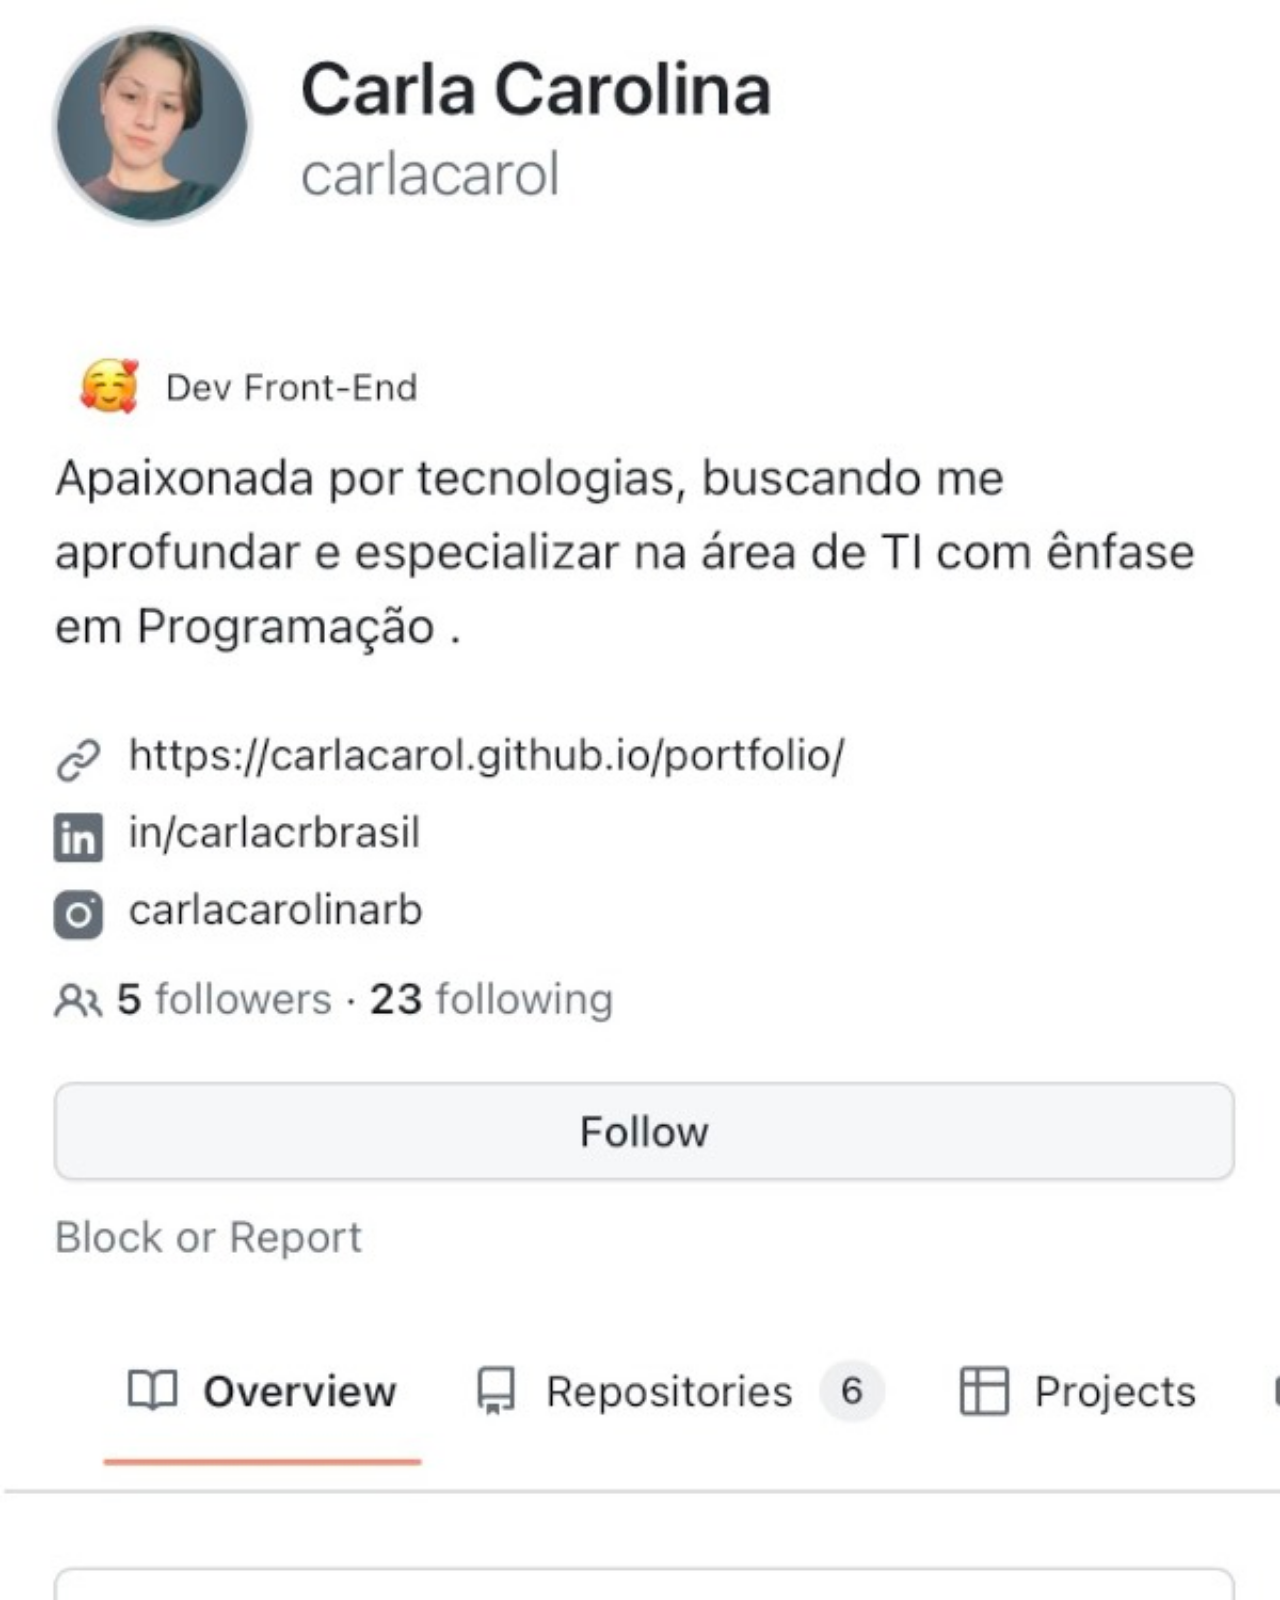
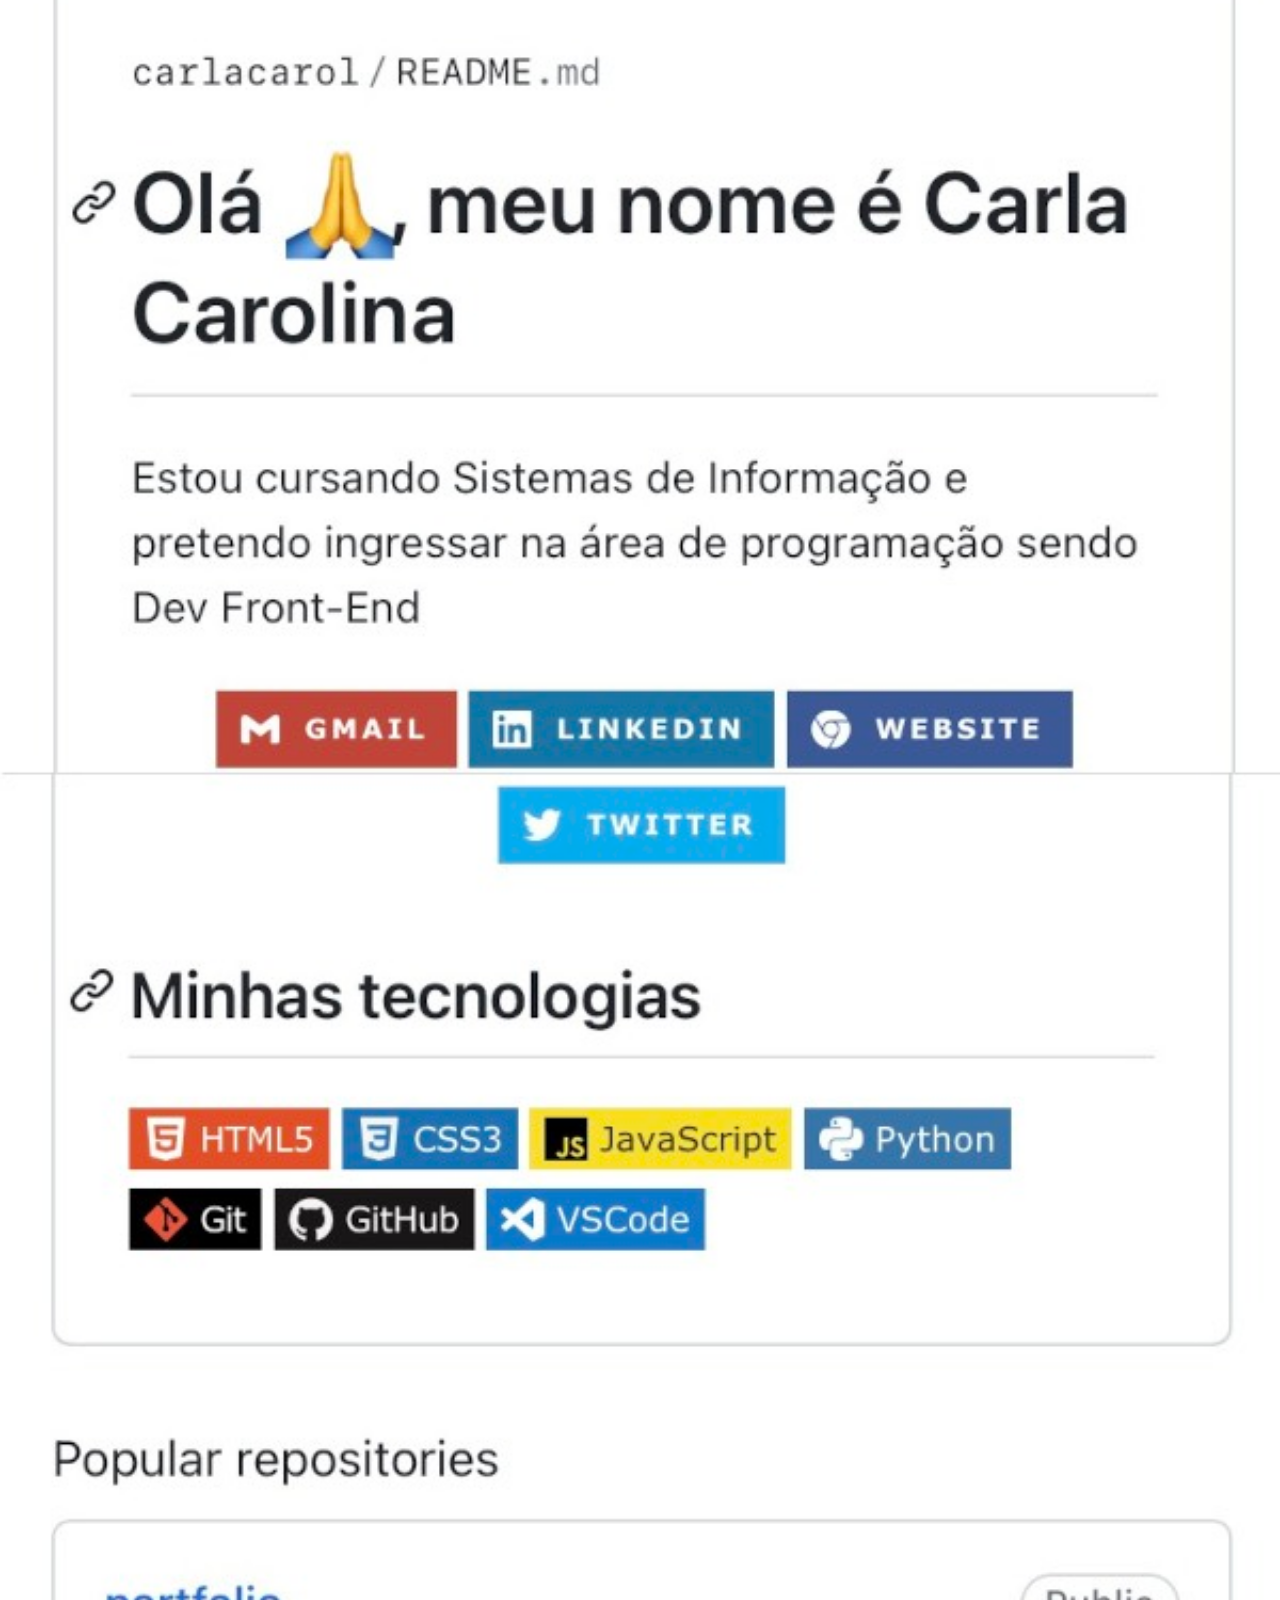
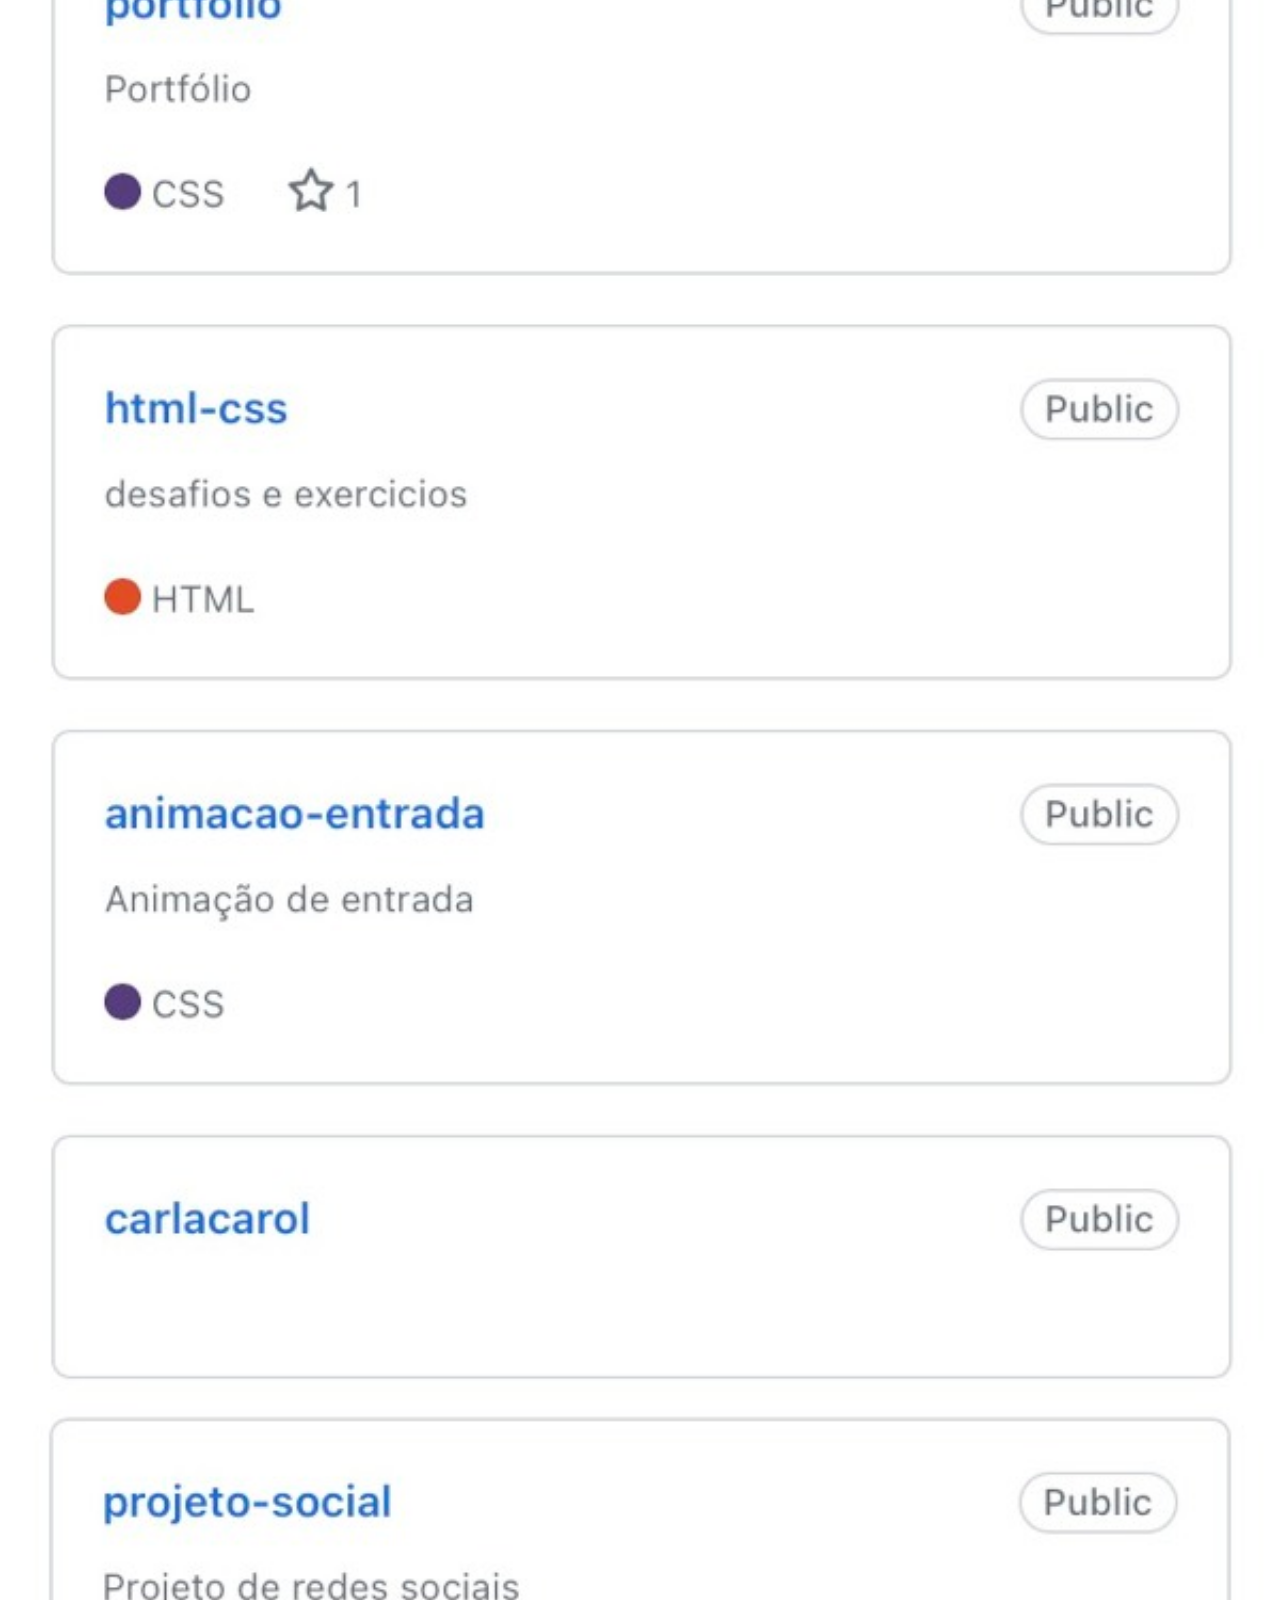
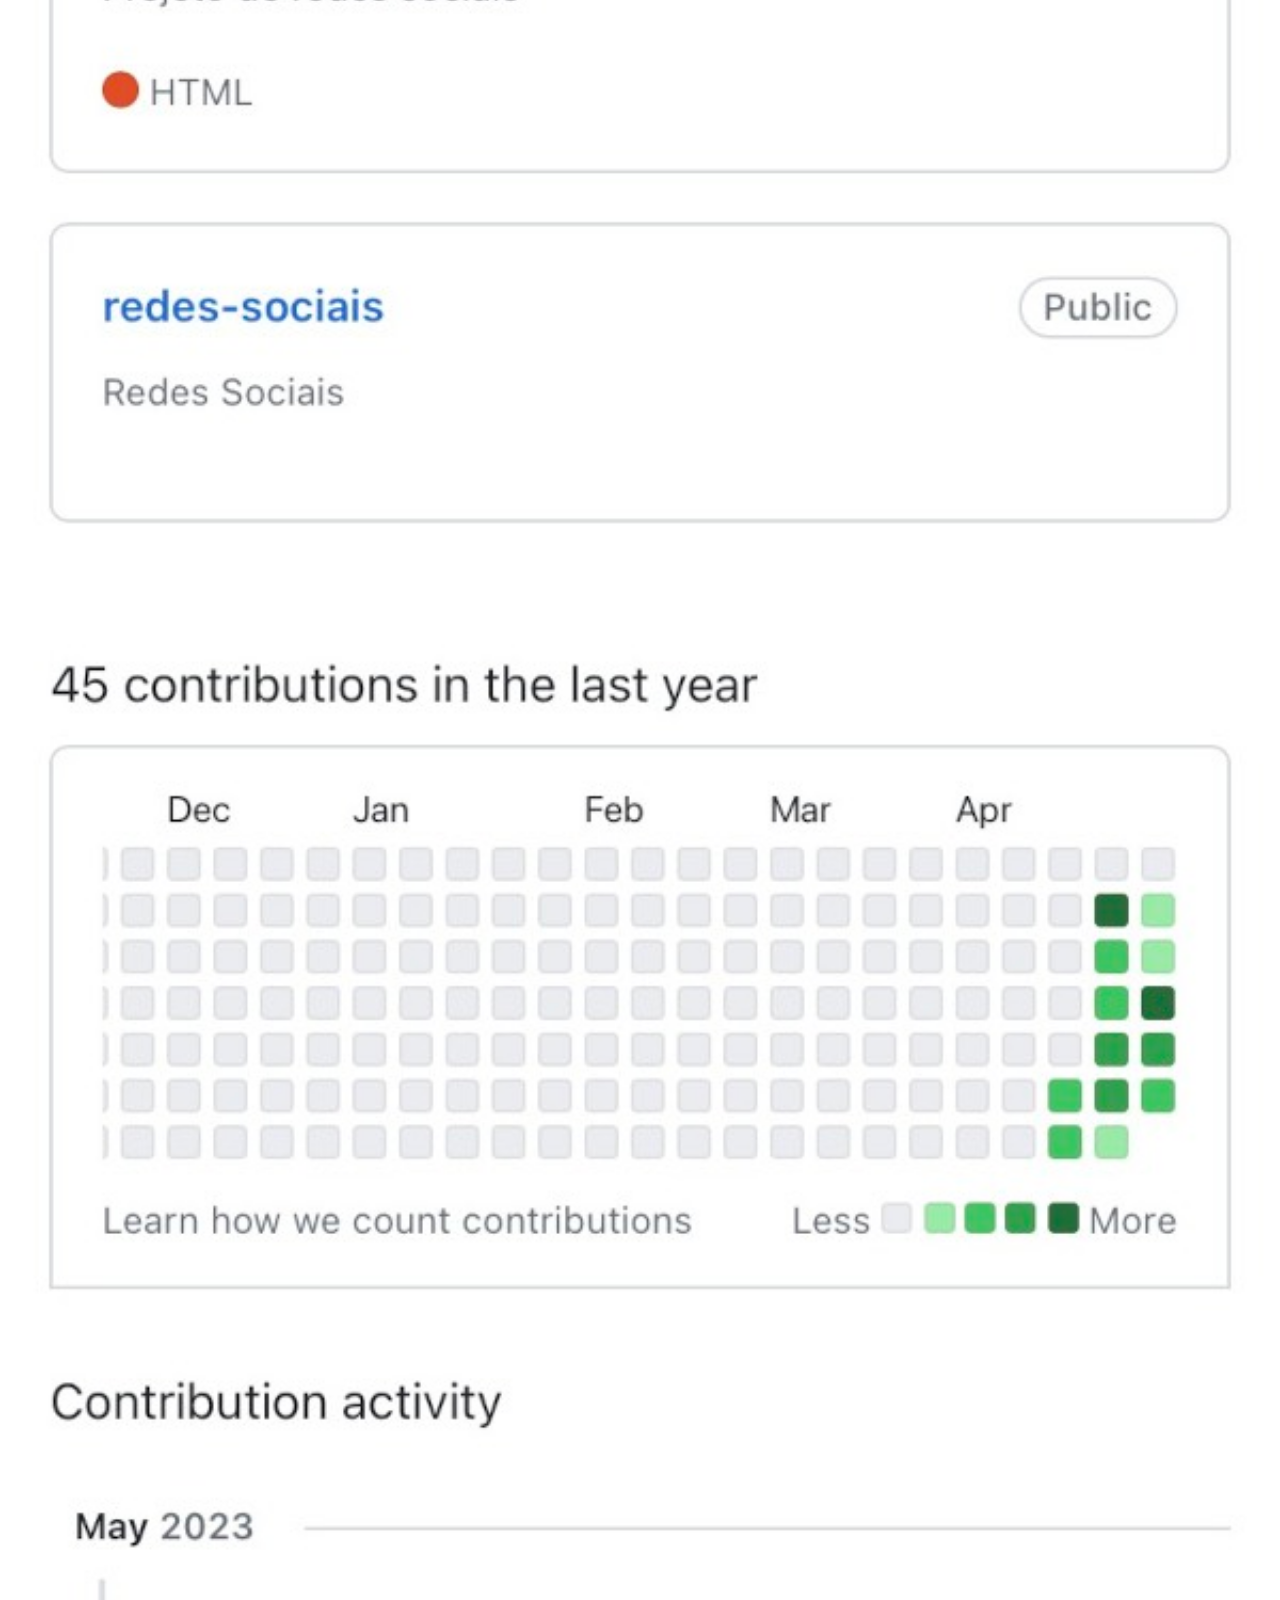
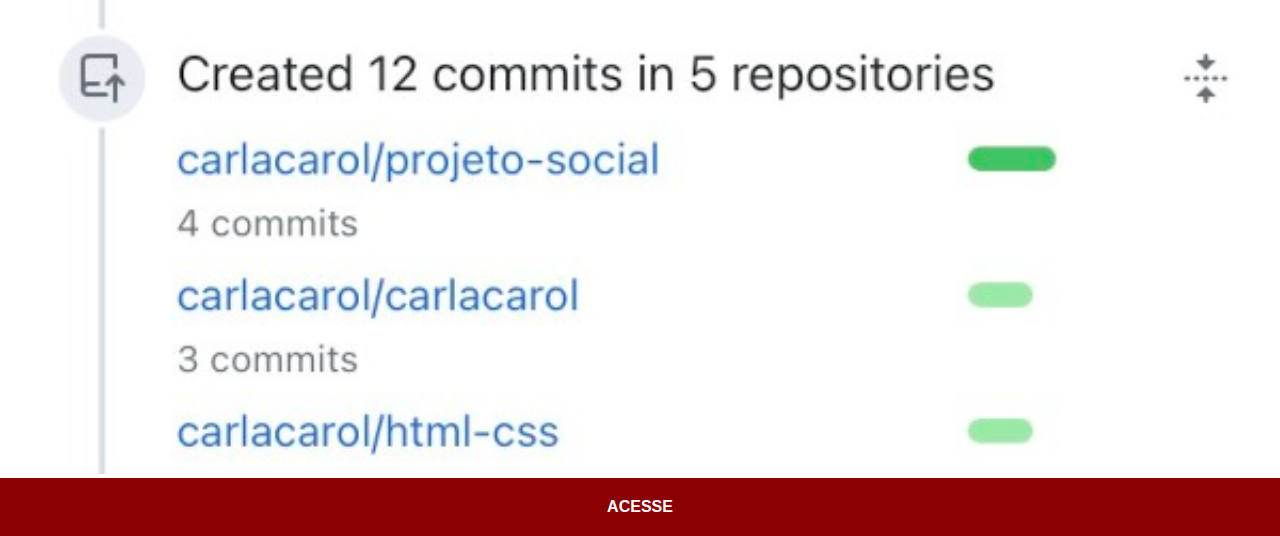
<file: github.html>
<!DOCTYPE html>
<html lang="pt-br">

<head>
    <meta charset="UTF-8">
    <meta http-equiv="X-UA-Compatible" content="IE=edge">
    <meta name="viewport" content="width=device-width, initial-scale=1.0">
    <link rel="stylesheet" href="estilos/social.css">
    <title>GitHub</title>
</head>

<body>
    <img src="imagens/telas/tela-github.jpg" alt="GitHub">
    <a href="https://github.com/carlacarol" target="_blank">ACESSE</a>
</body>

</html>
</file>
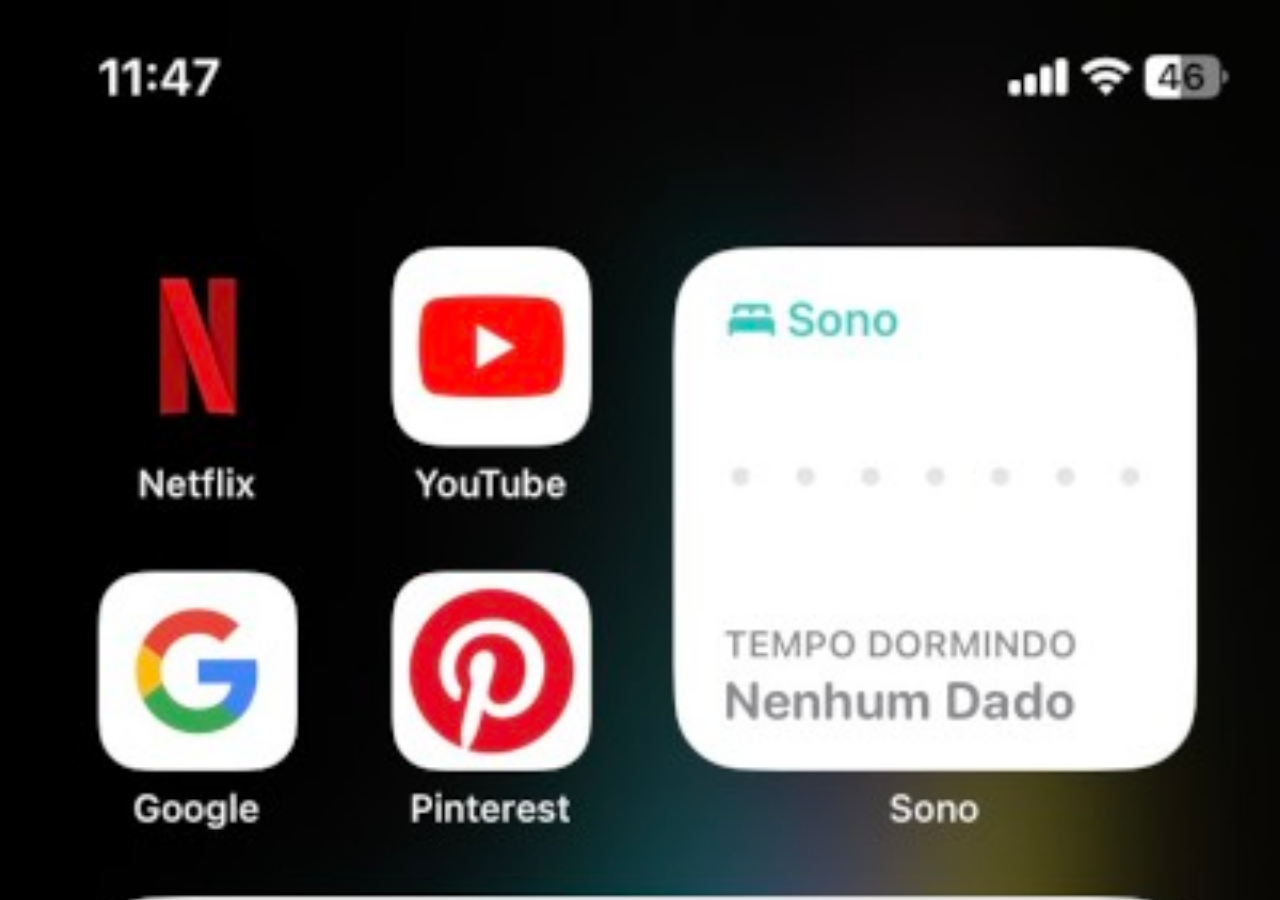
<file: home.html>
<!DOCTYPE html>
<html lang="pt-br">

<head>
    <meta charset="UTF-8">
    <meta http-equiv="X-UA-Compatible" content="IE=edge">
    <meta name="viewport" content="width=device-width, initial-scale=1.0">
    <title>Home</title>
</head>
<style>
    * {
        margin: 0px;
        padding: 0px;
    }

    body {
        width: 100vw;
        height: 100vh;
        background: black url('imagens/telas/tela-home.jpeg') no-repeat top center;
        background-size: cover;
    }
</style>

<body>

</body>

</html>
</file>
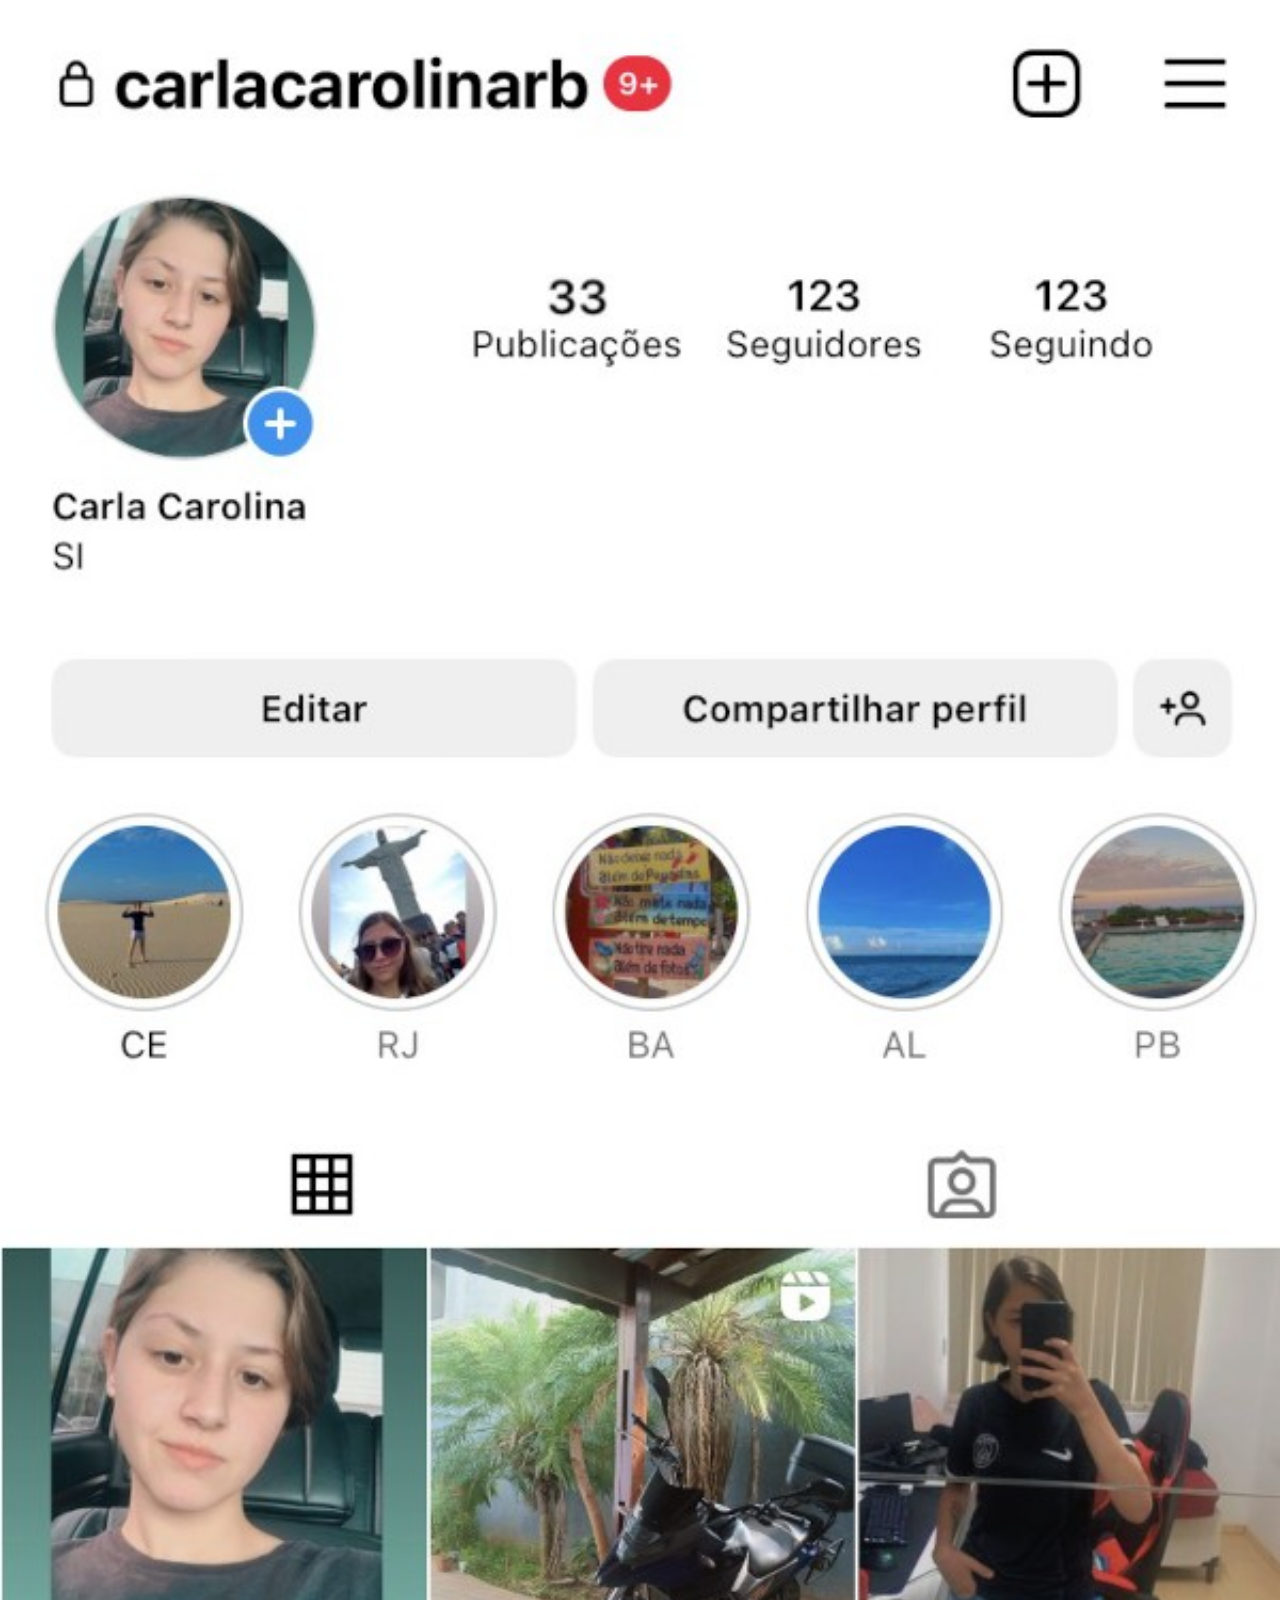
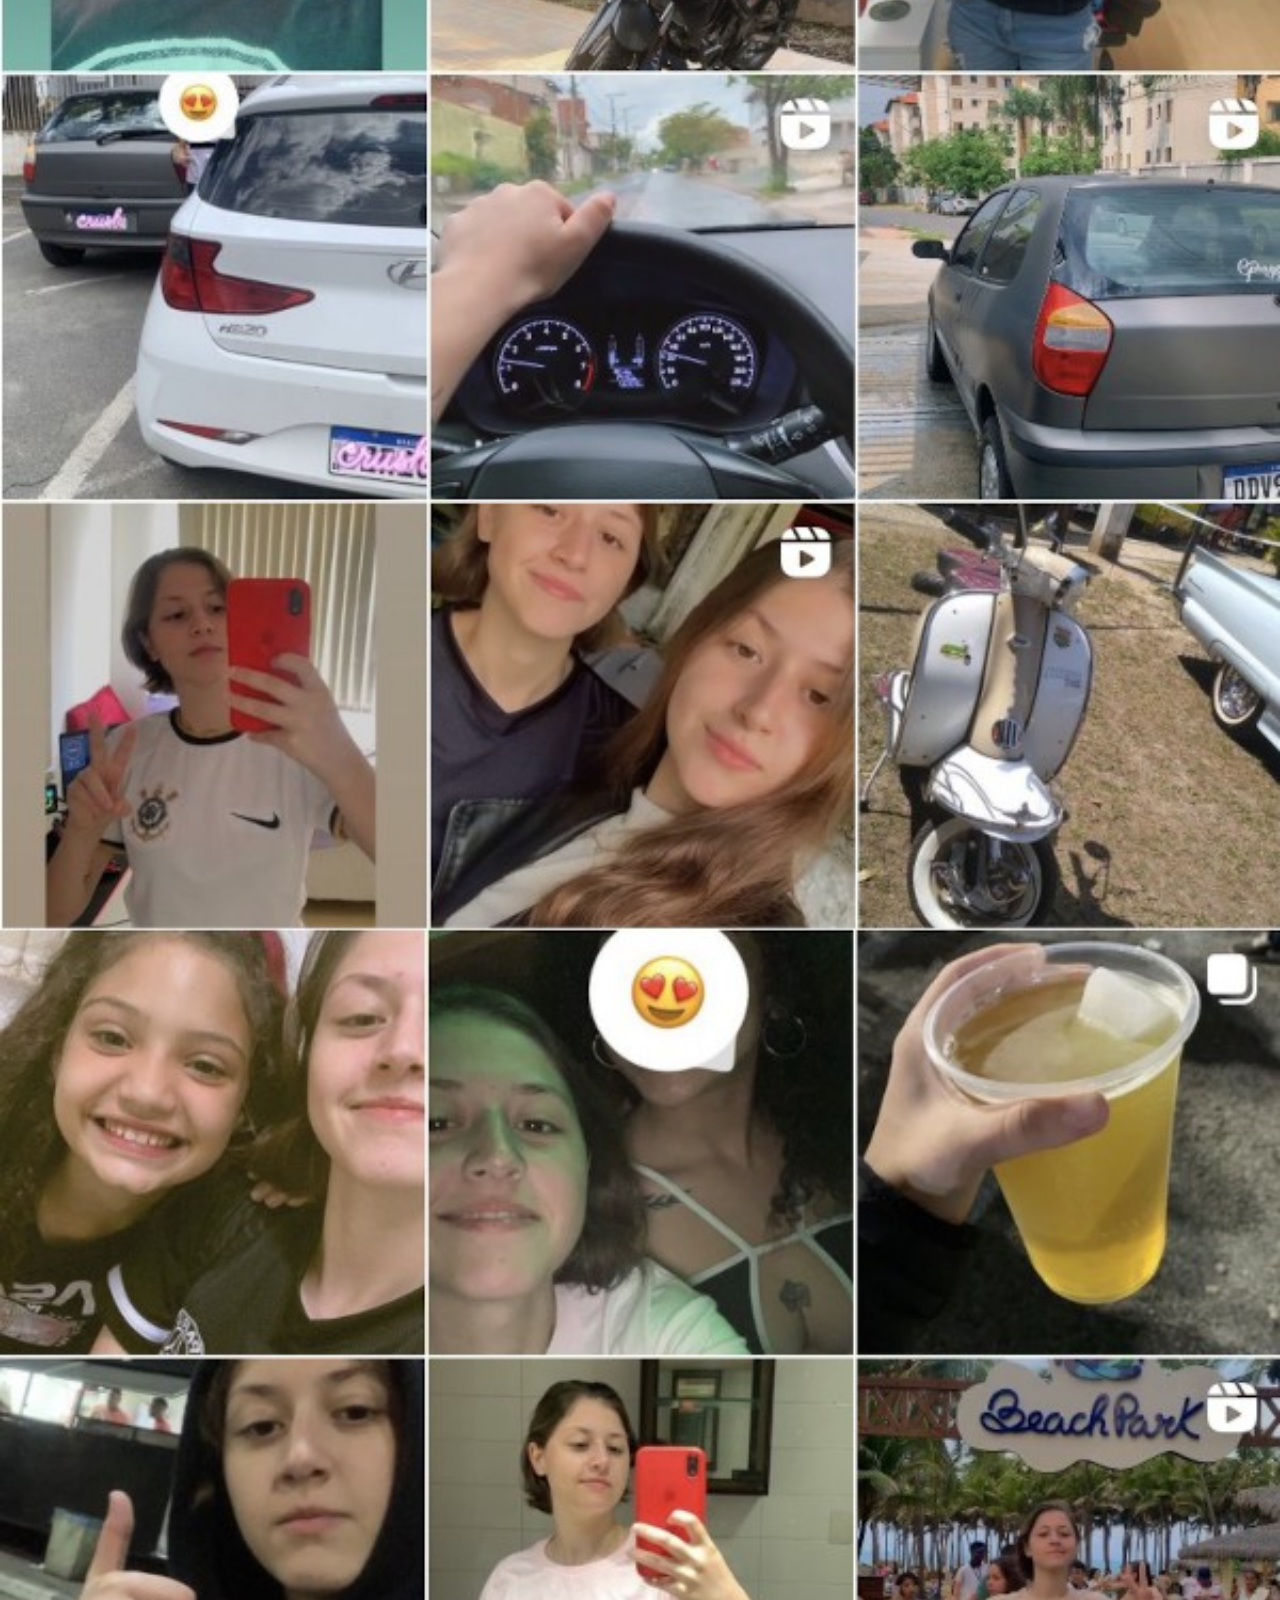
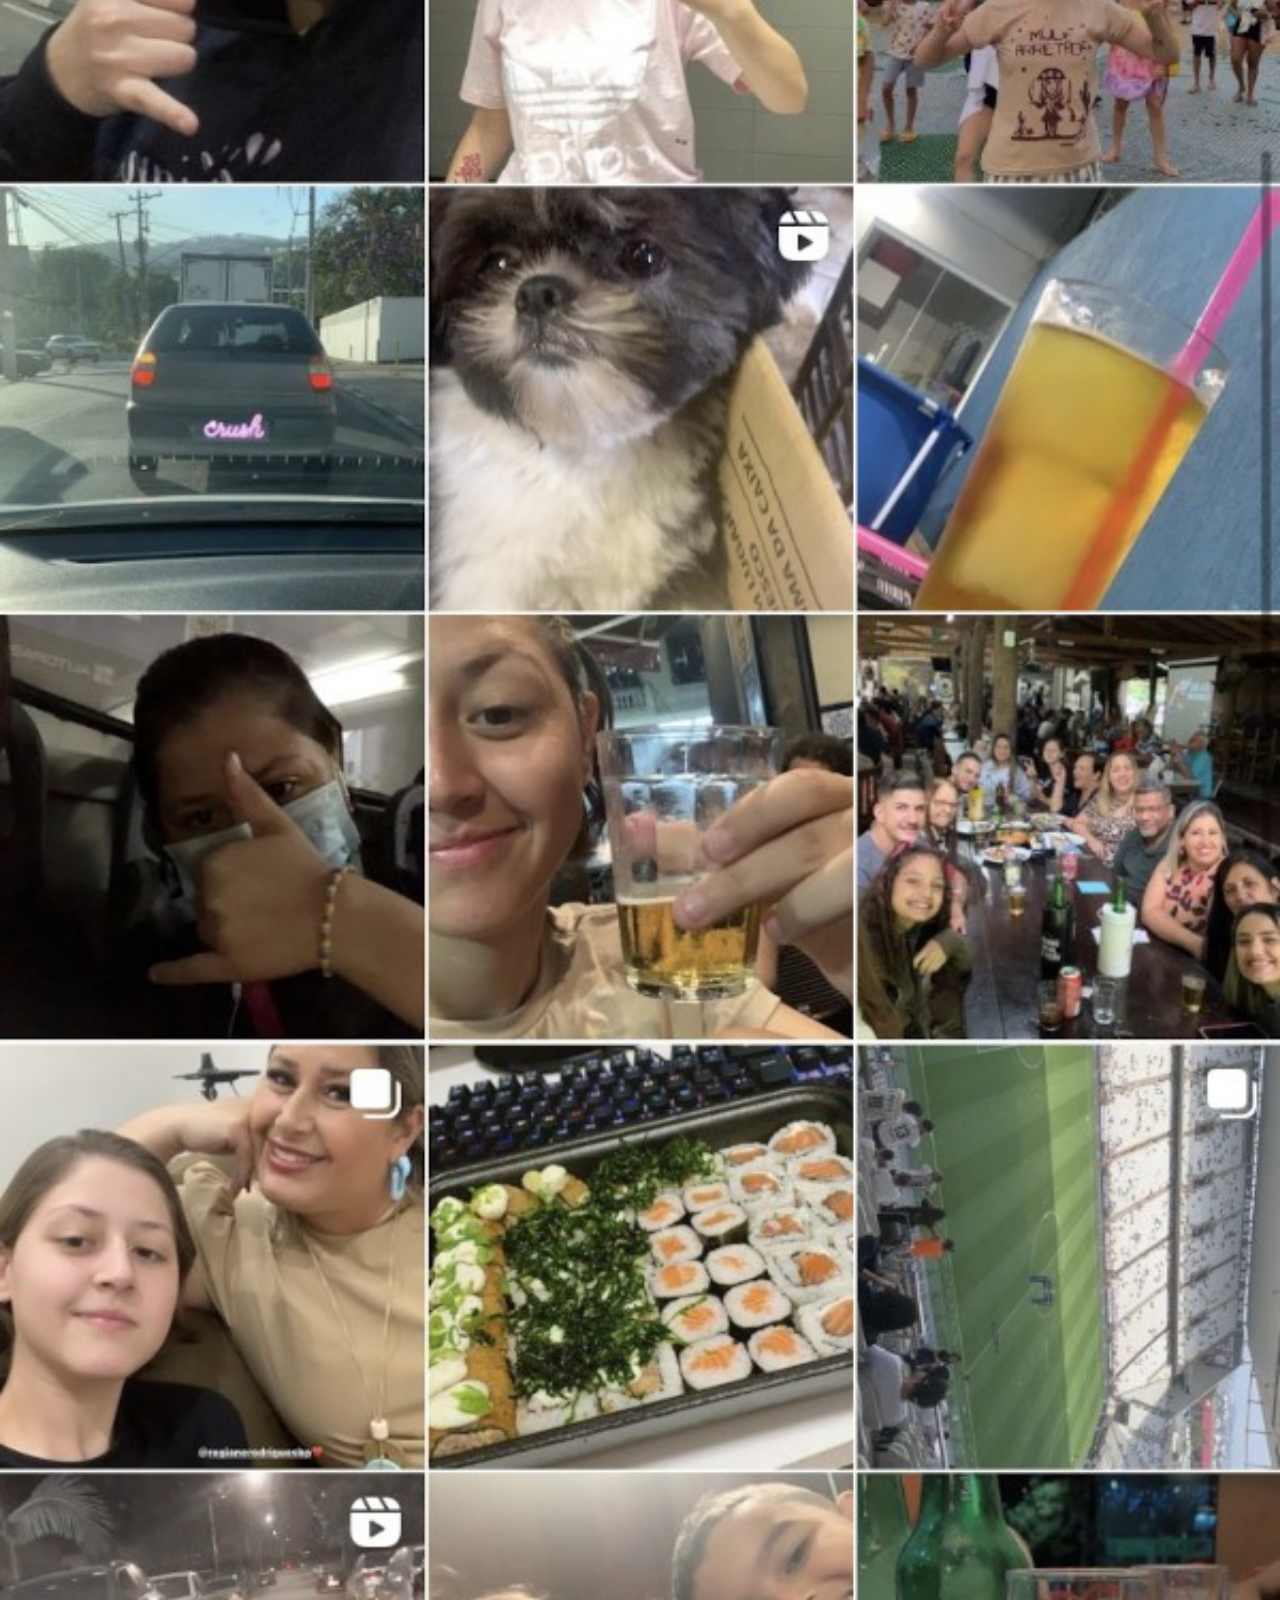
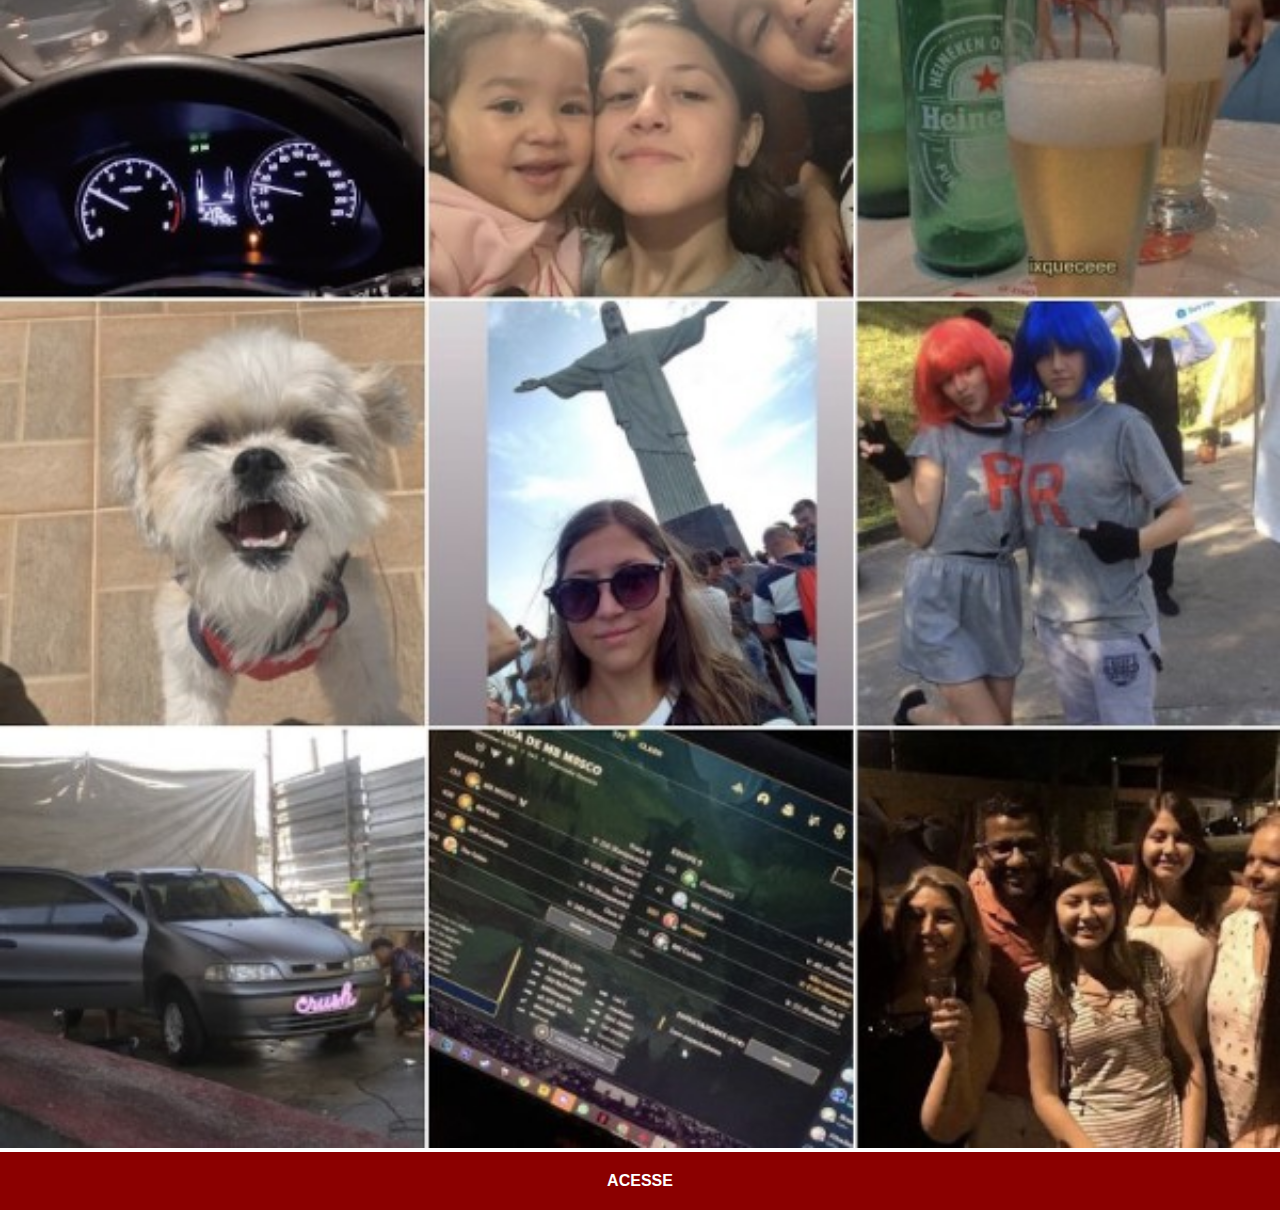
<file: instagram.html>
<!DOCTYPE html>
<html lang="pt-br">

<head>
    <meta charset="UTF-8">
    <meta http-equiv="X-UA-Compatible" content="IE=edge">
    <meta name="viewport" content="width=device-width, initial-scale=1.0">
    <link rel="stylesheet" href="estilos/social.css">
    <title>Instagram</title>
</head>

<body>
    <img src="imagens/telas/tela-instagram.jpg" alt="Instagram">
    <a href="https://www.instagram.com/carlacarolinarb/" target="_blank">ACESSE</a>
</body>

</html>
</file>
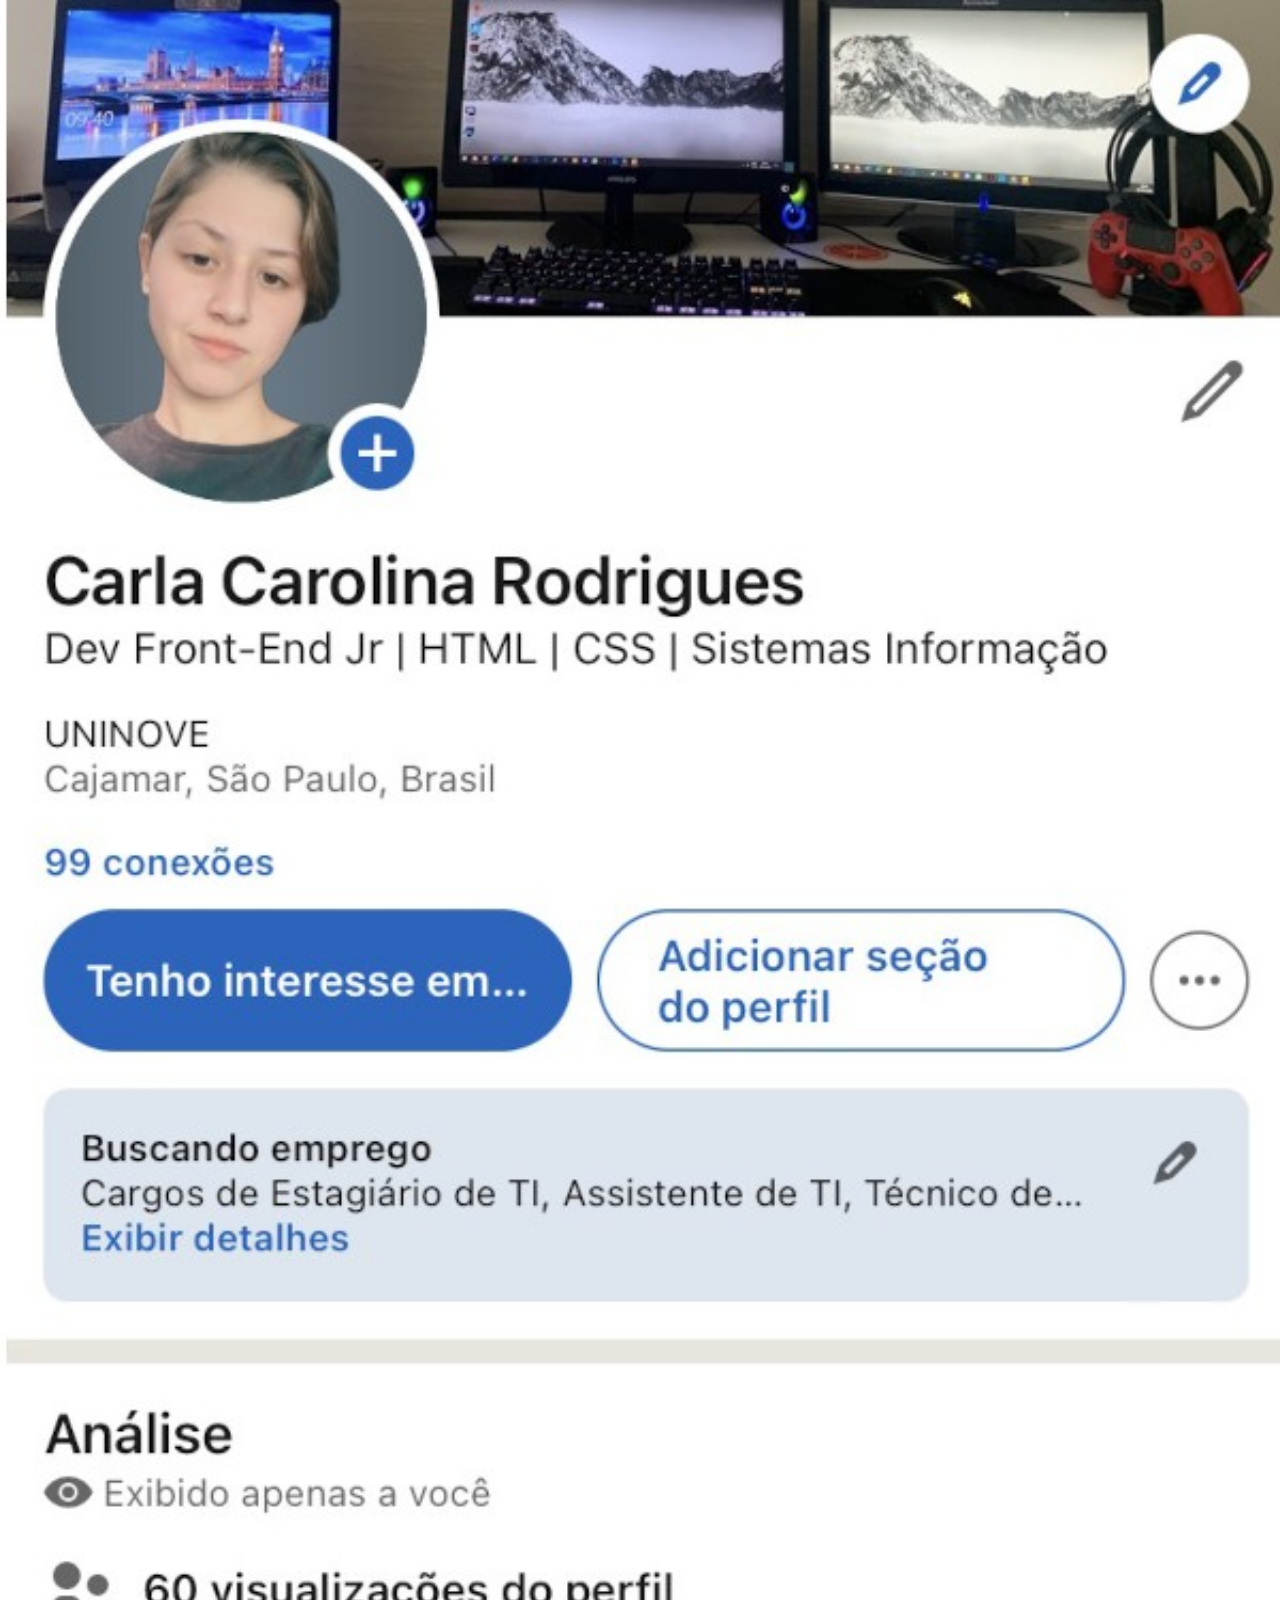
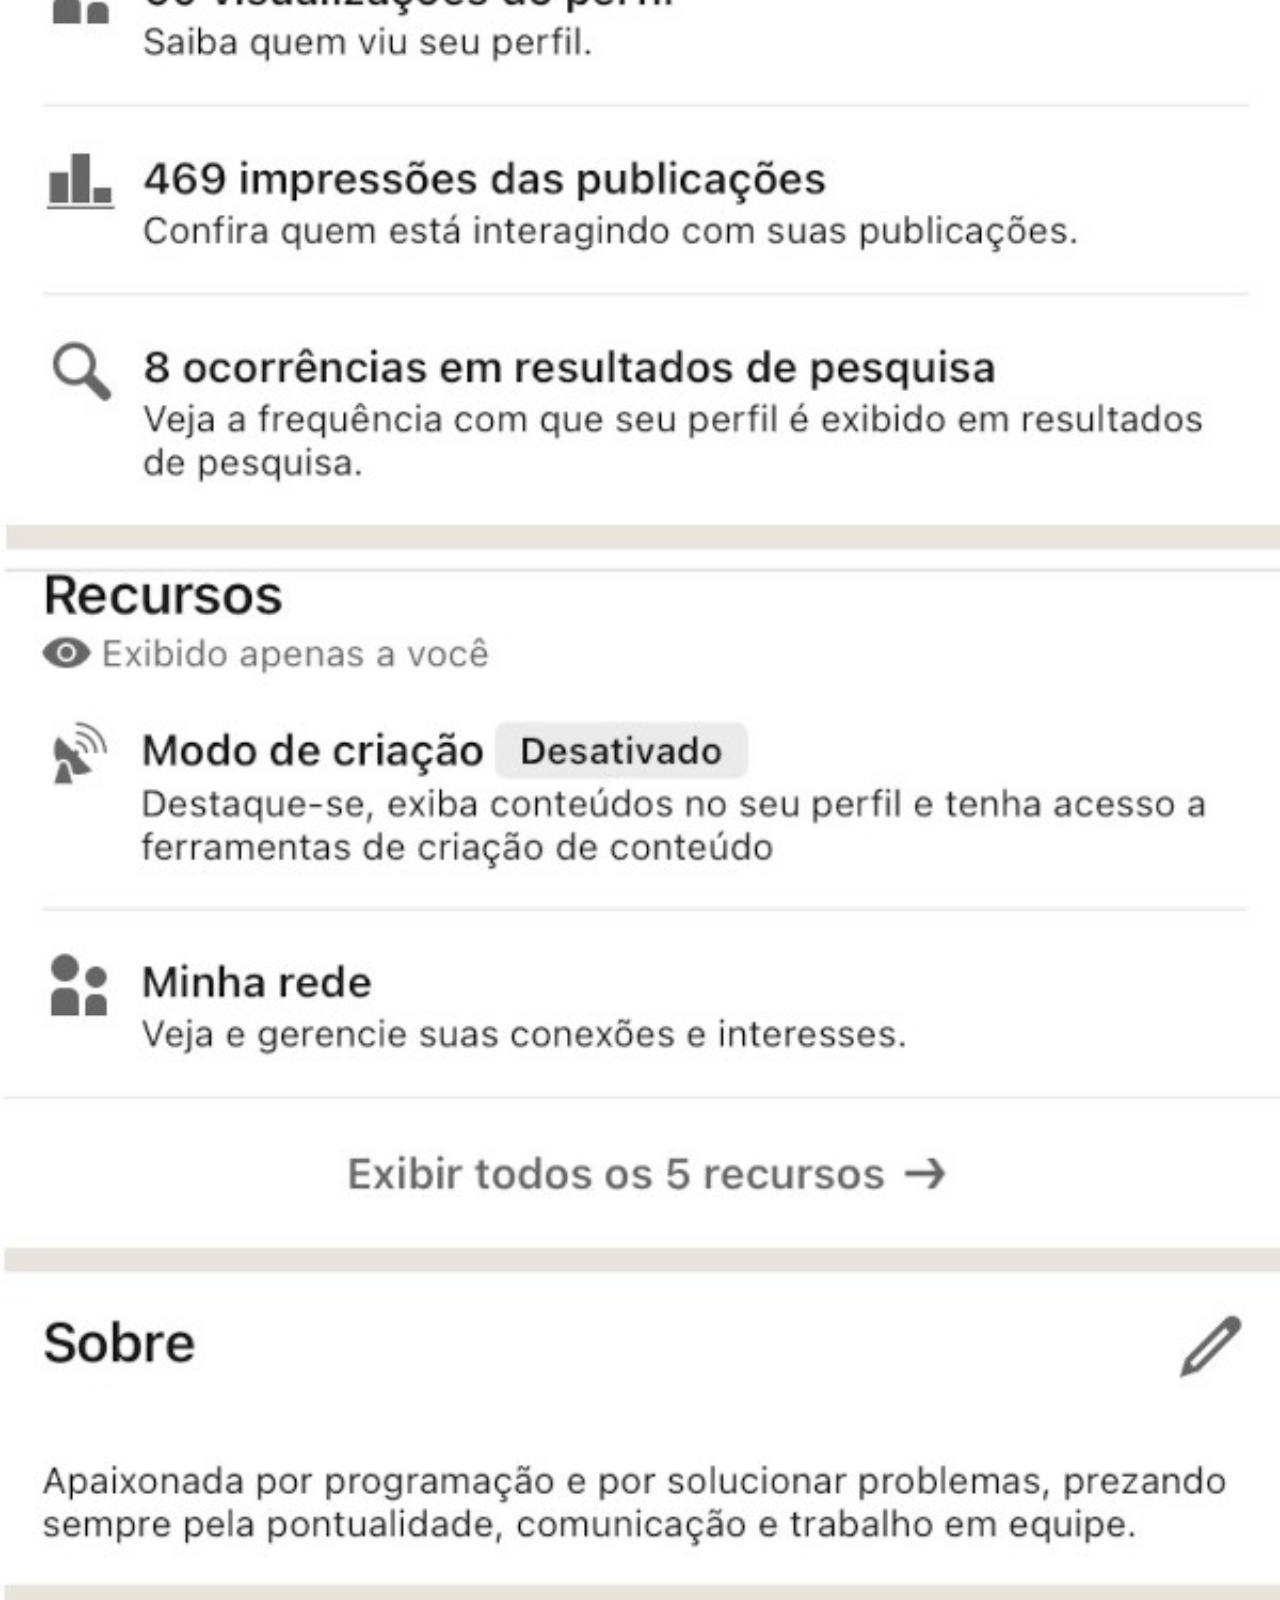
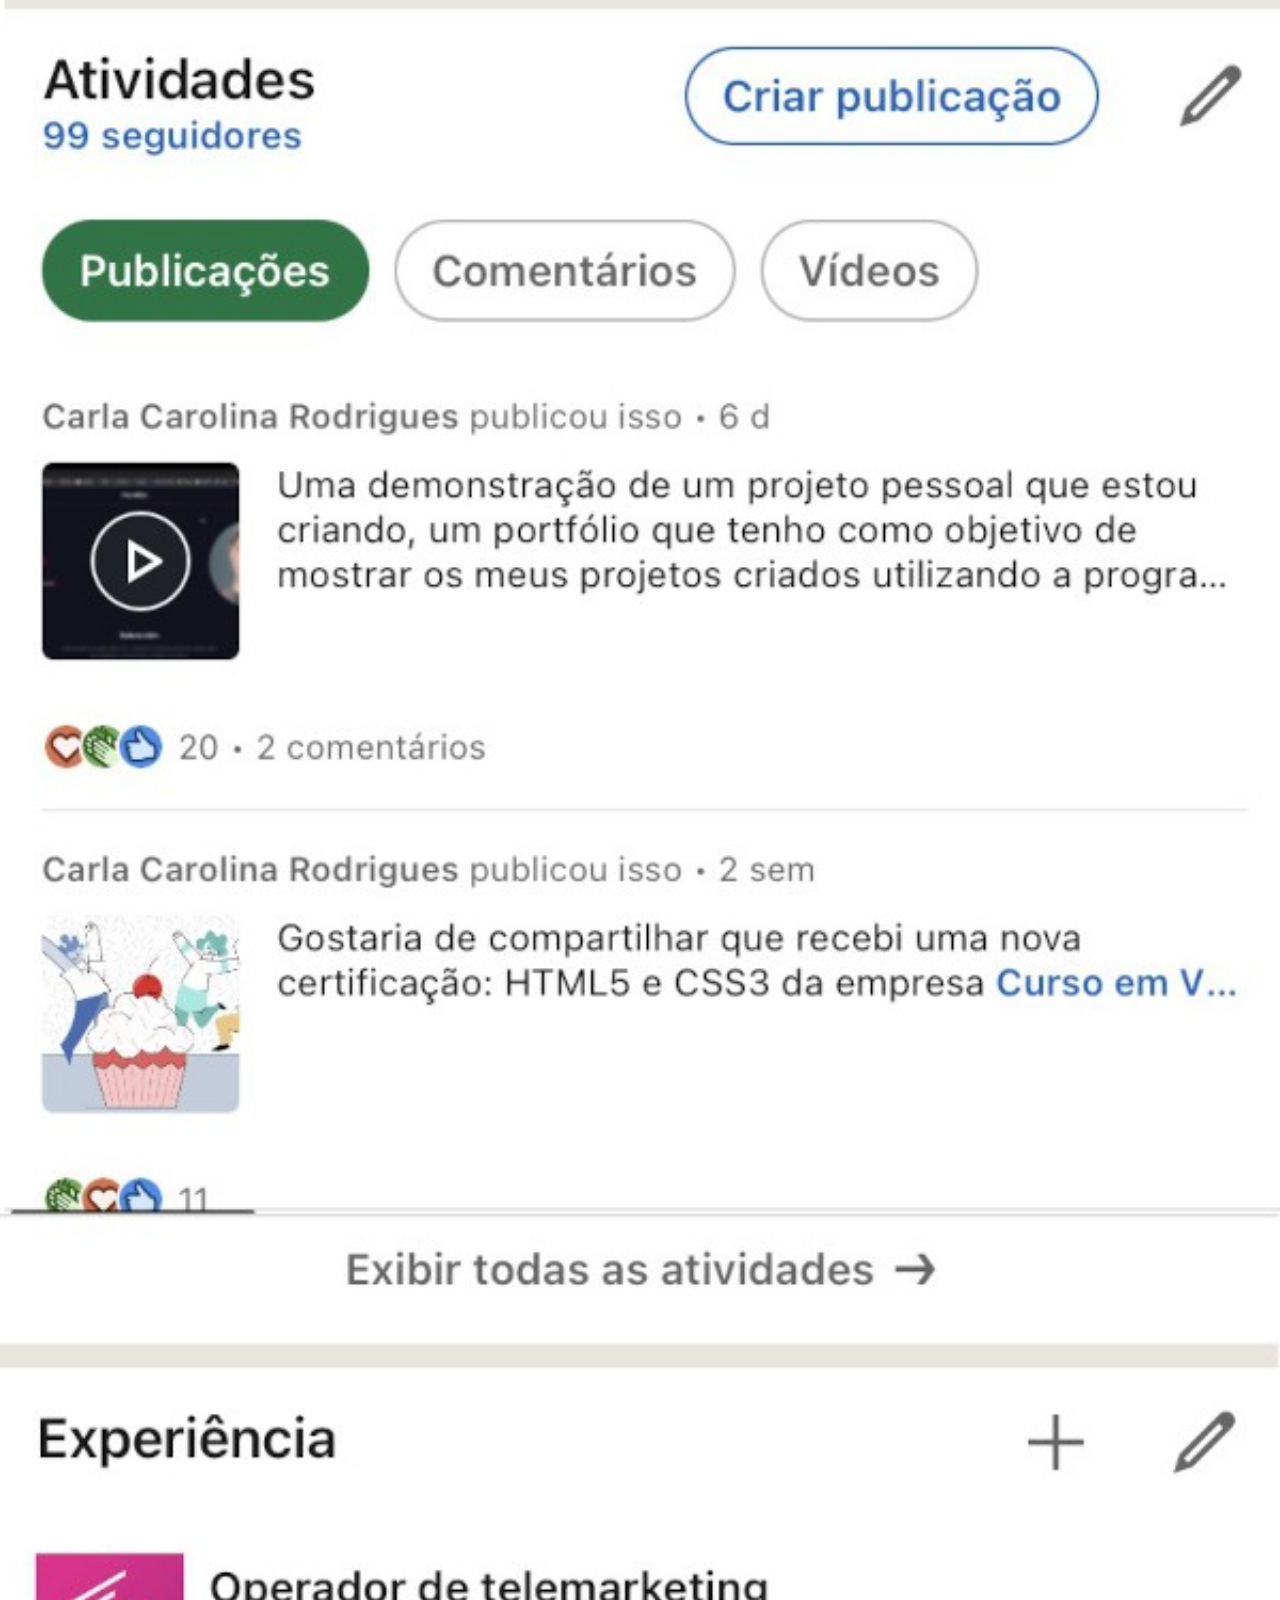
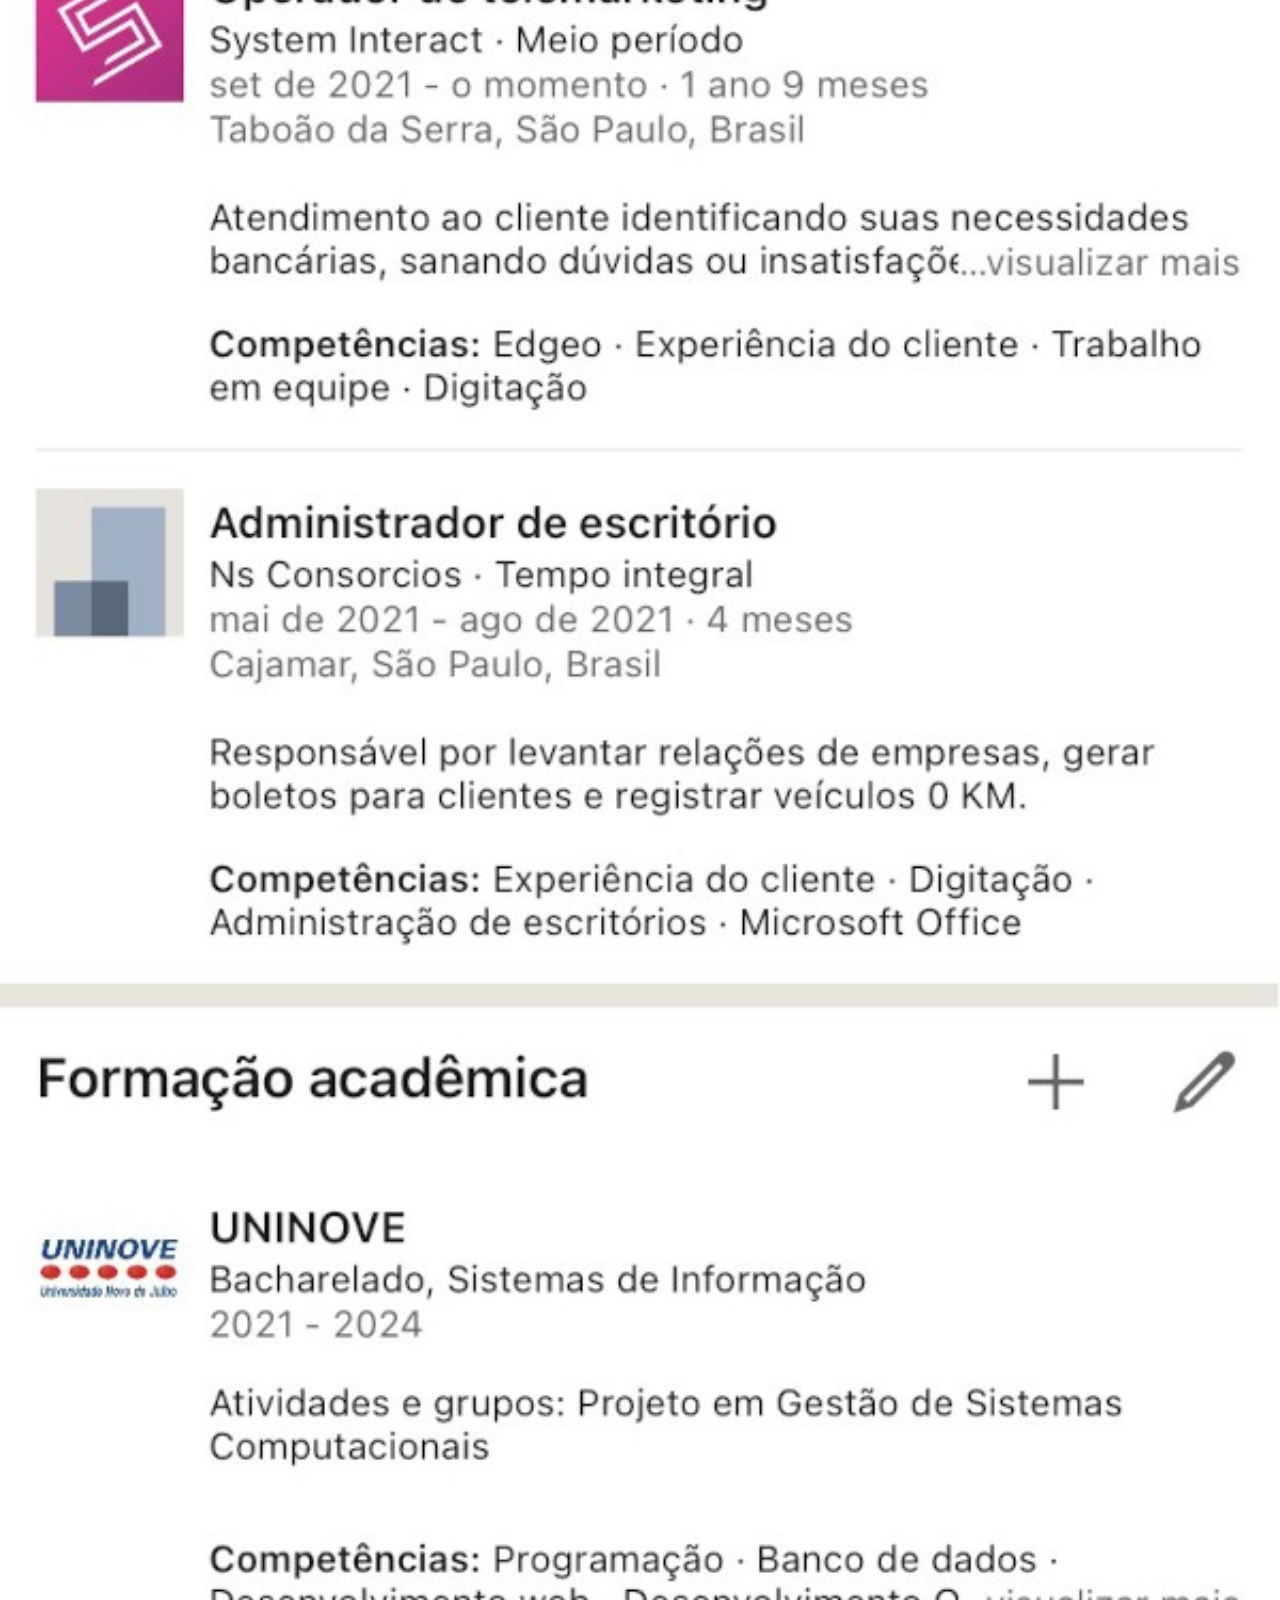
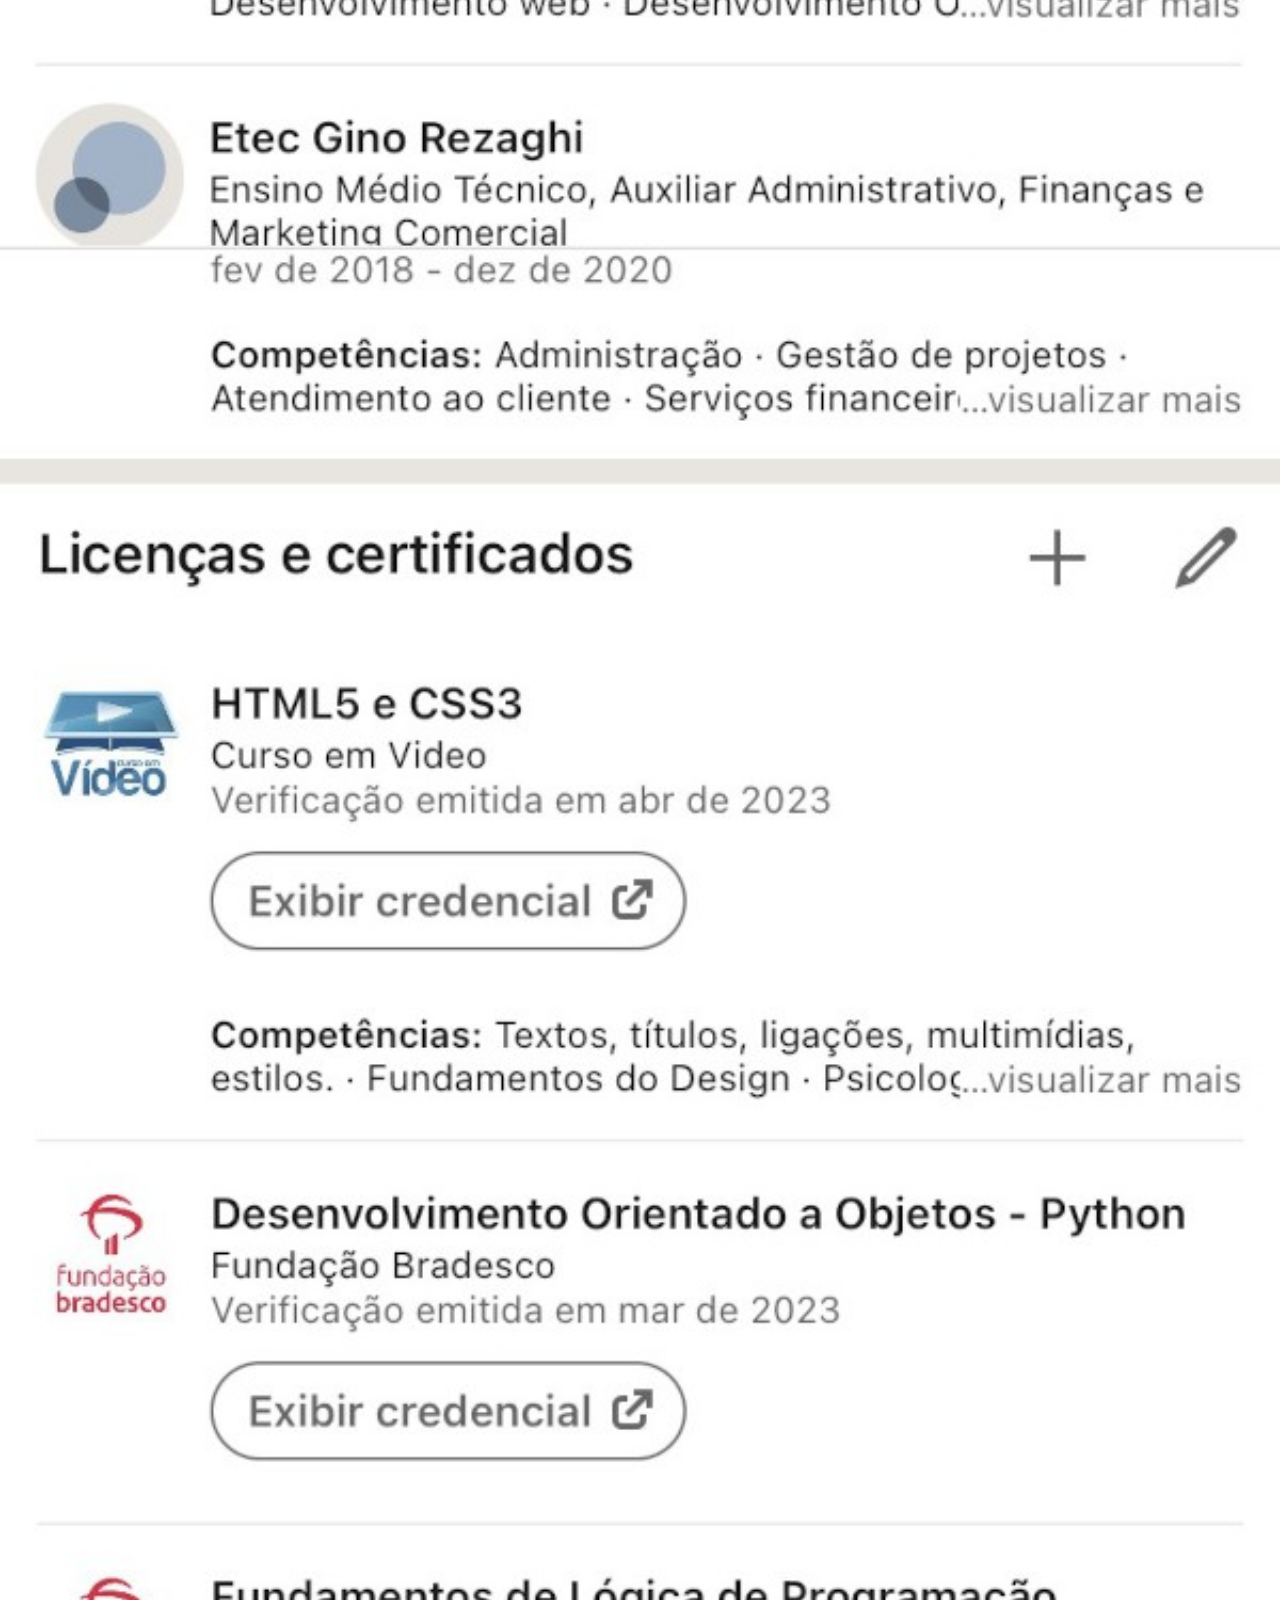
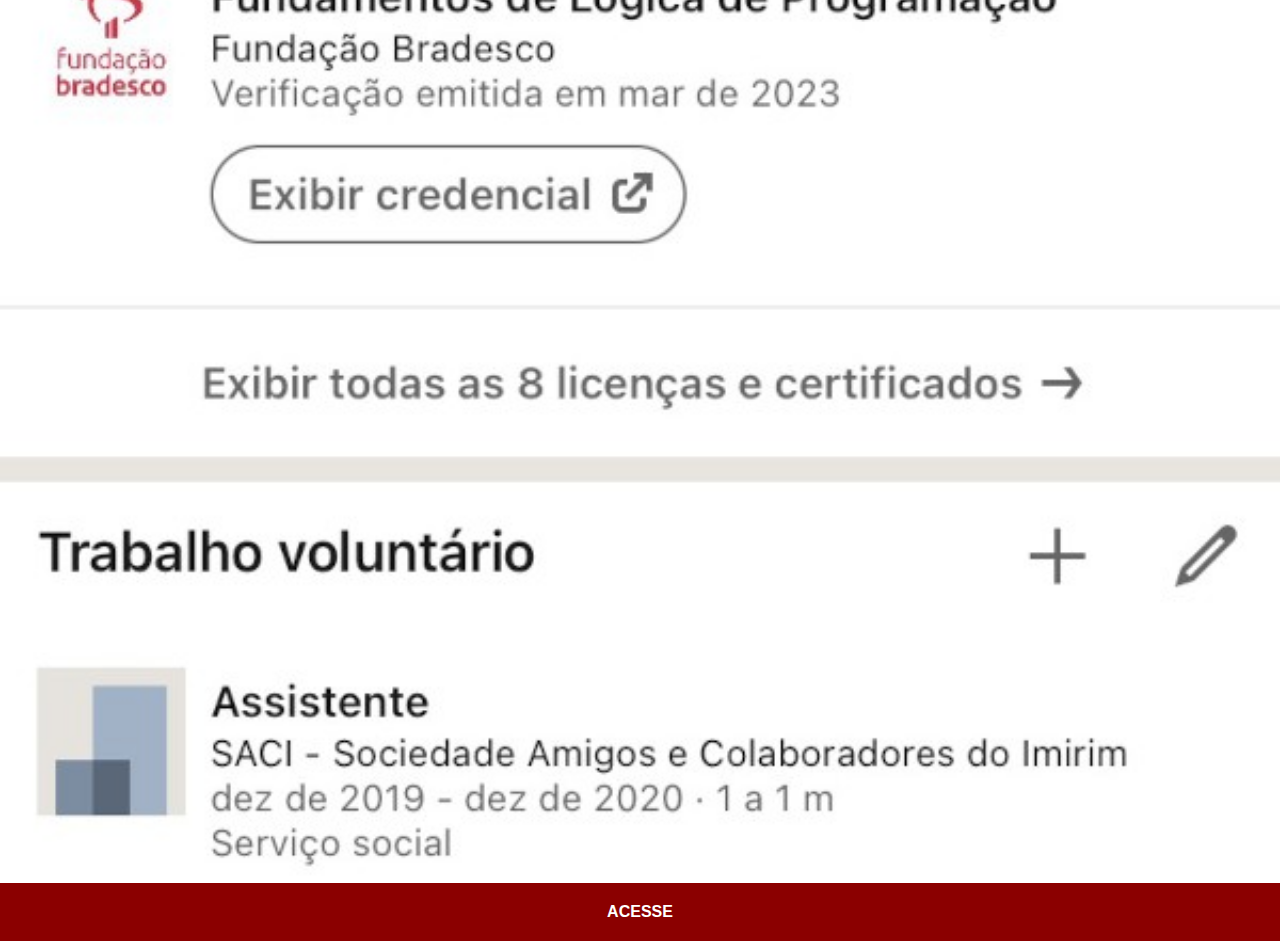
<file: linkedin.html>
<!DOCTYPE html>
<html lang="pt-br">

<head>
    <meta charset="UTF-8">
    <meta http-equiv="X-UA-Compatible" content="IE=edge">
    <meta name="viewport" content="width=device-width, initial-scale=1.0">
    <link rel="stylesheet" href="estilos/social.css">
    <title>linkedin</title>
</head>

<body>
    <img src="imagens/telas/tela-linkedin.jpg" alt="Twitter">
    <a href="https://www.linkedin.com/in/carlacrbrasil/" target="_blank">ACESSE</a>
</body>

</html>
</file>
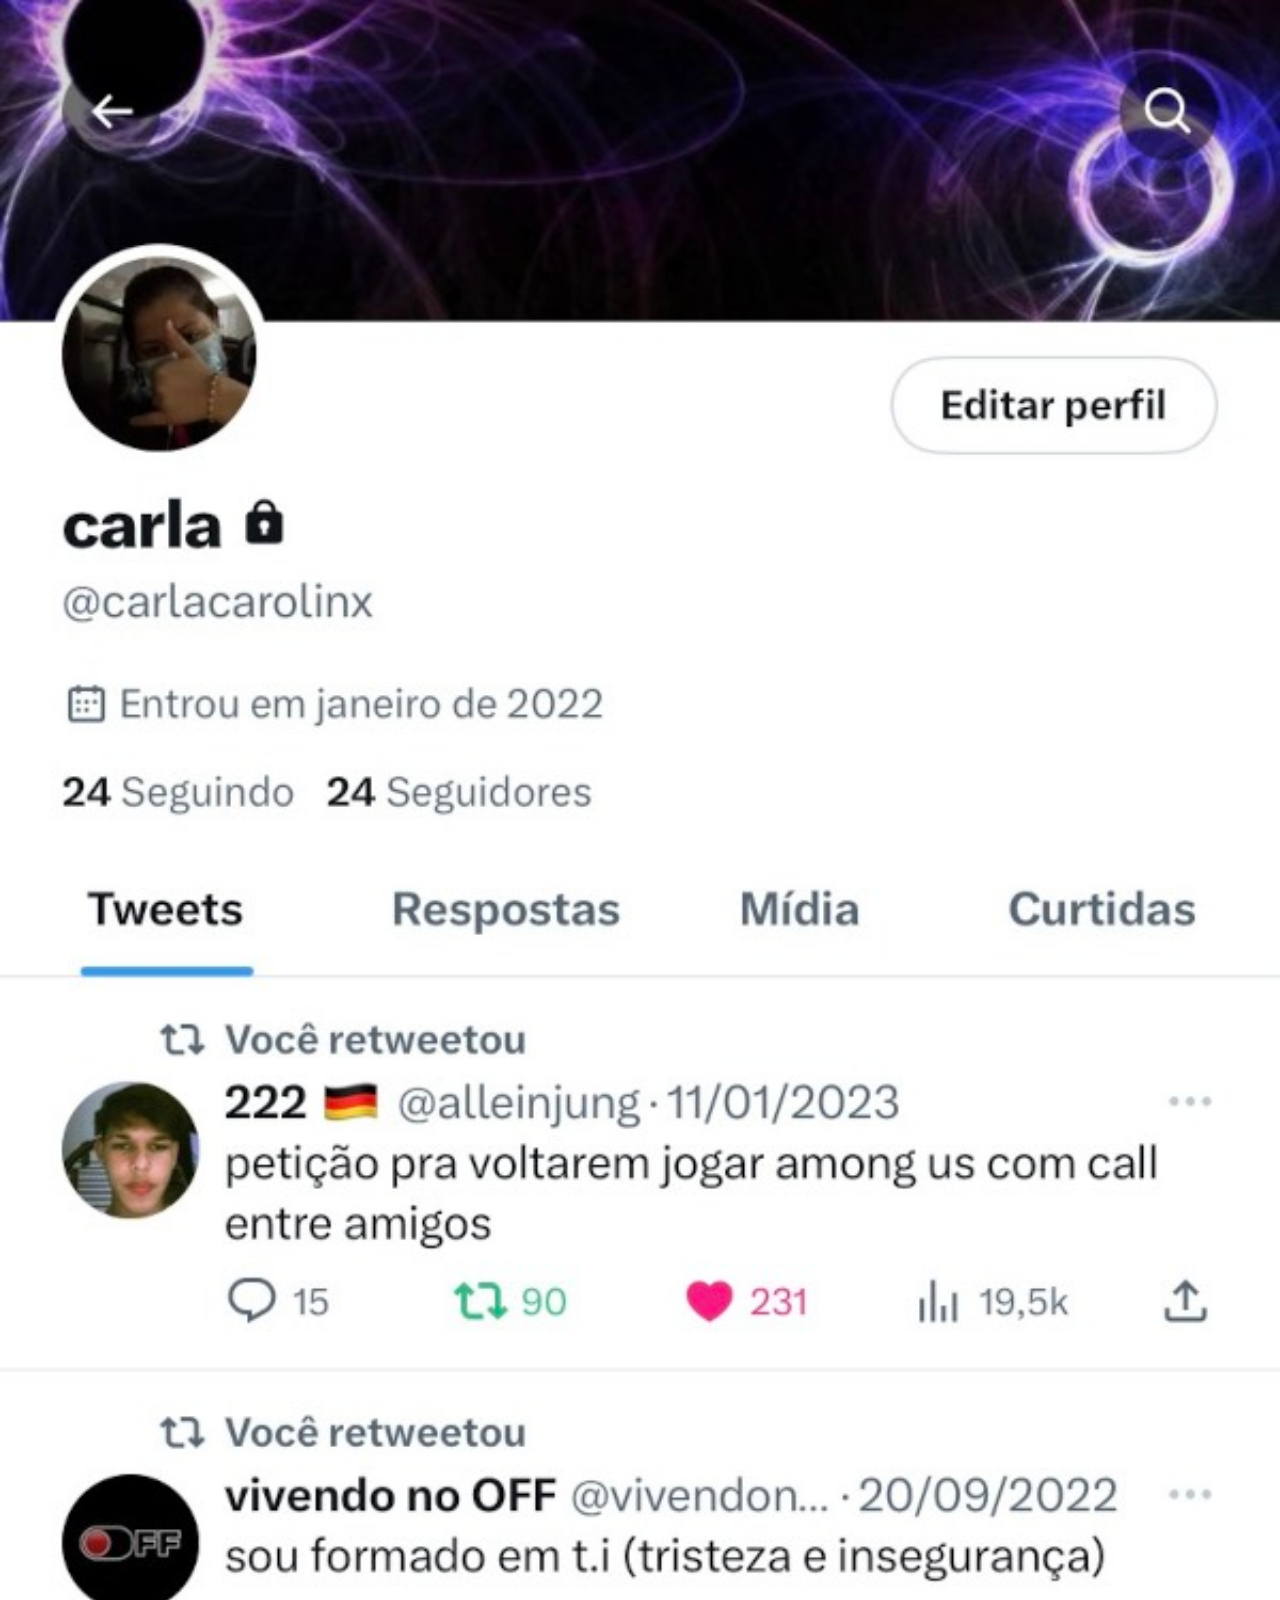
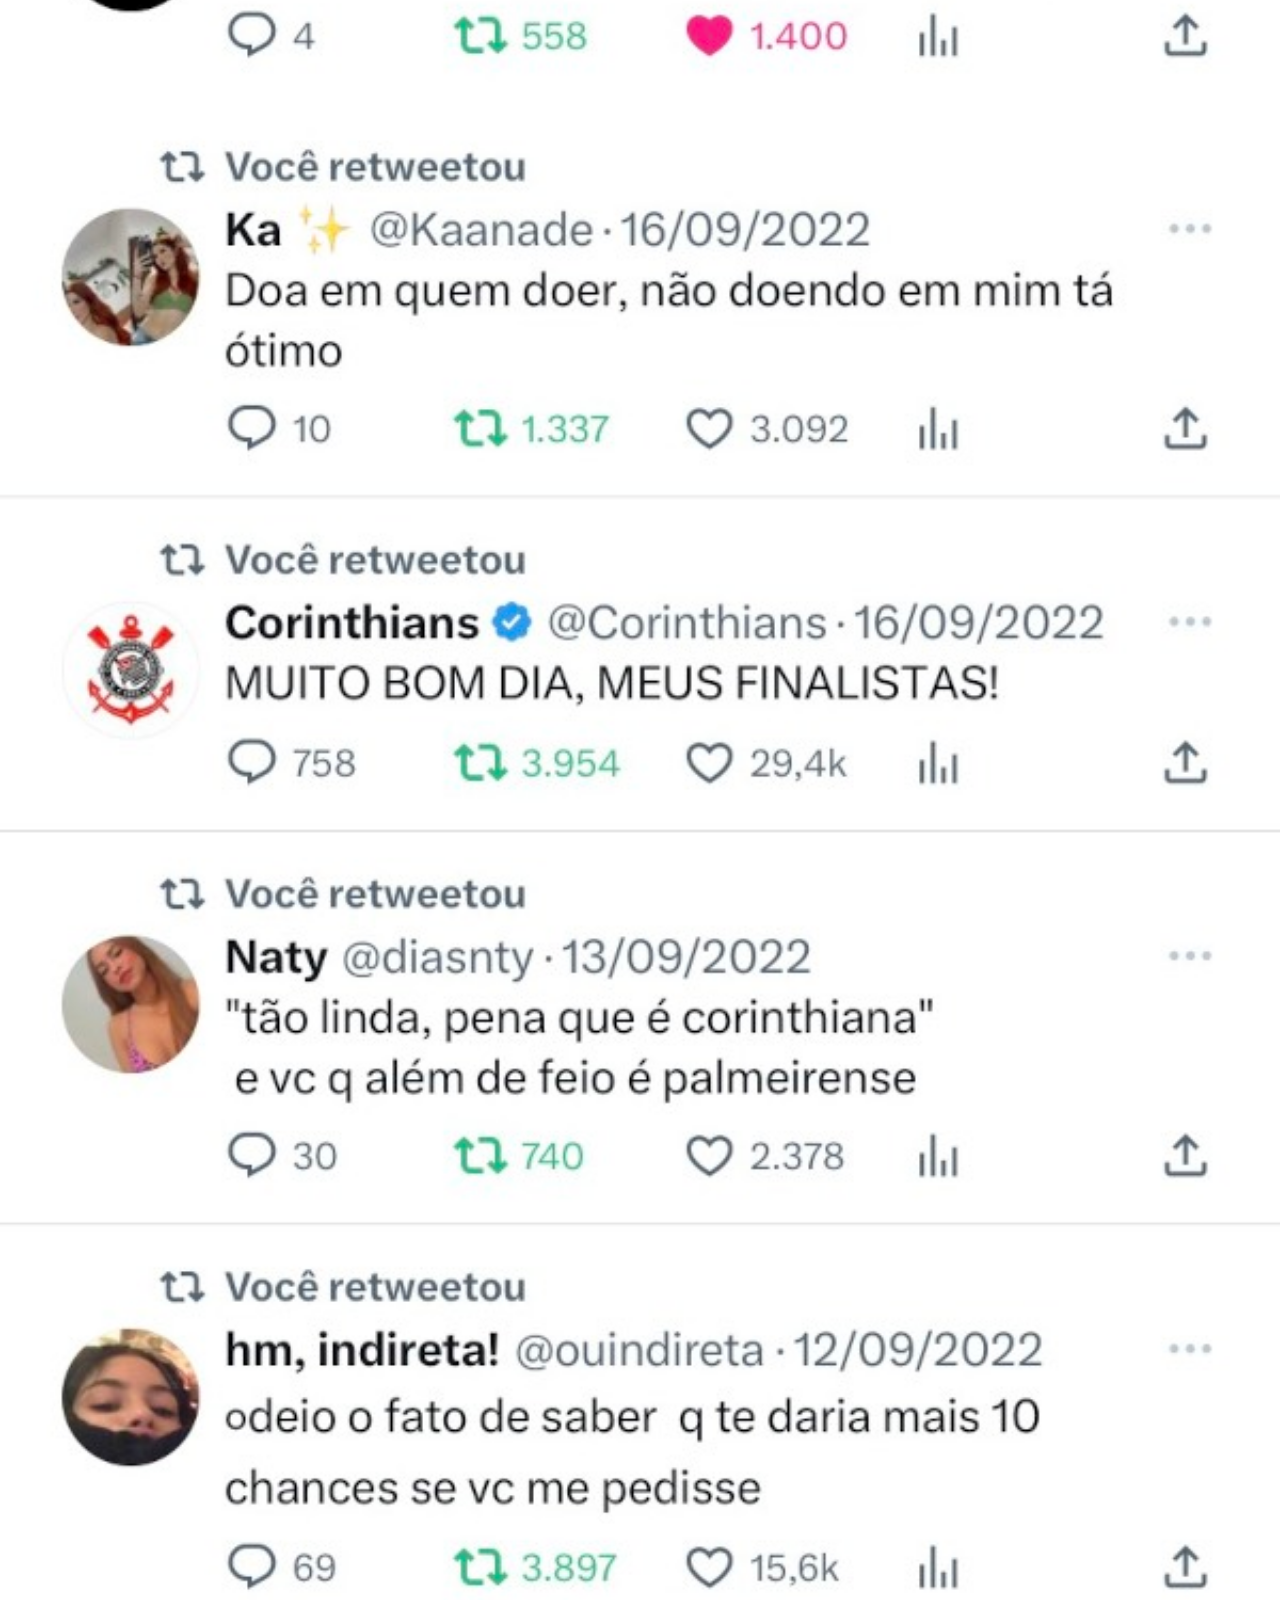
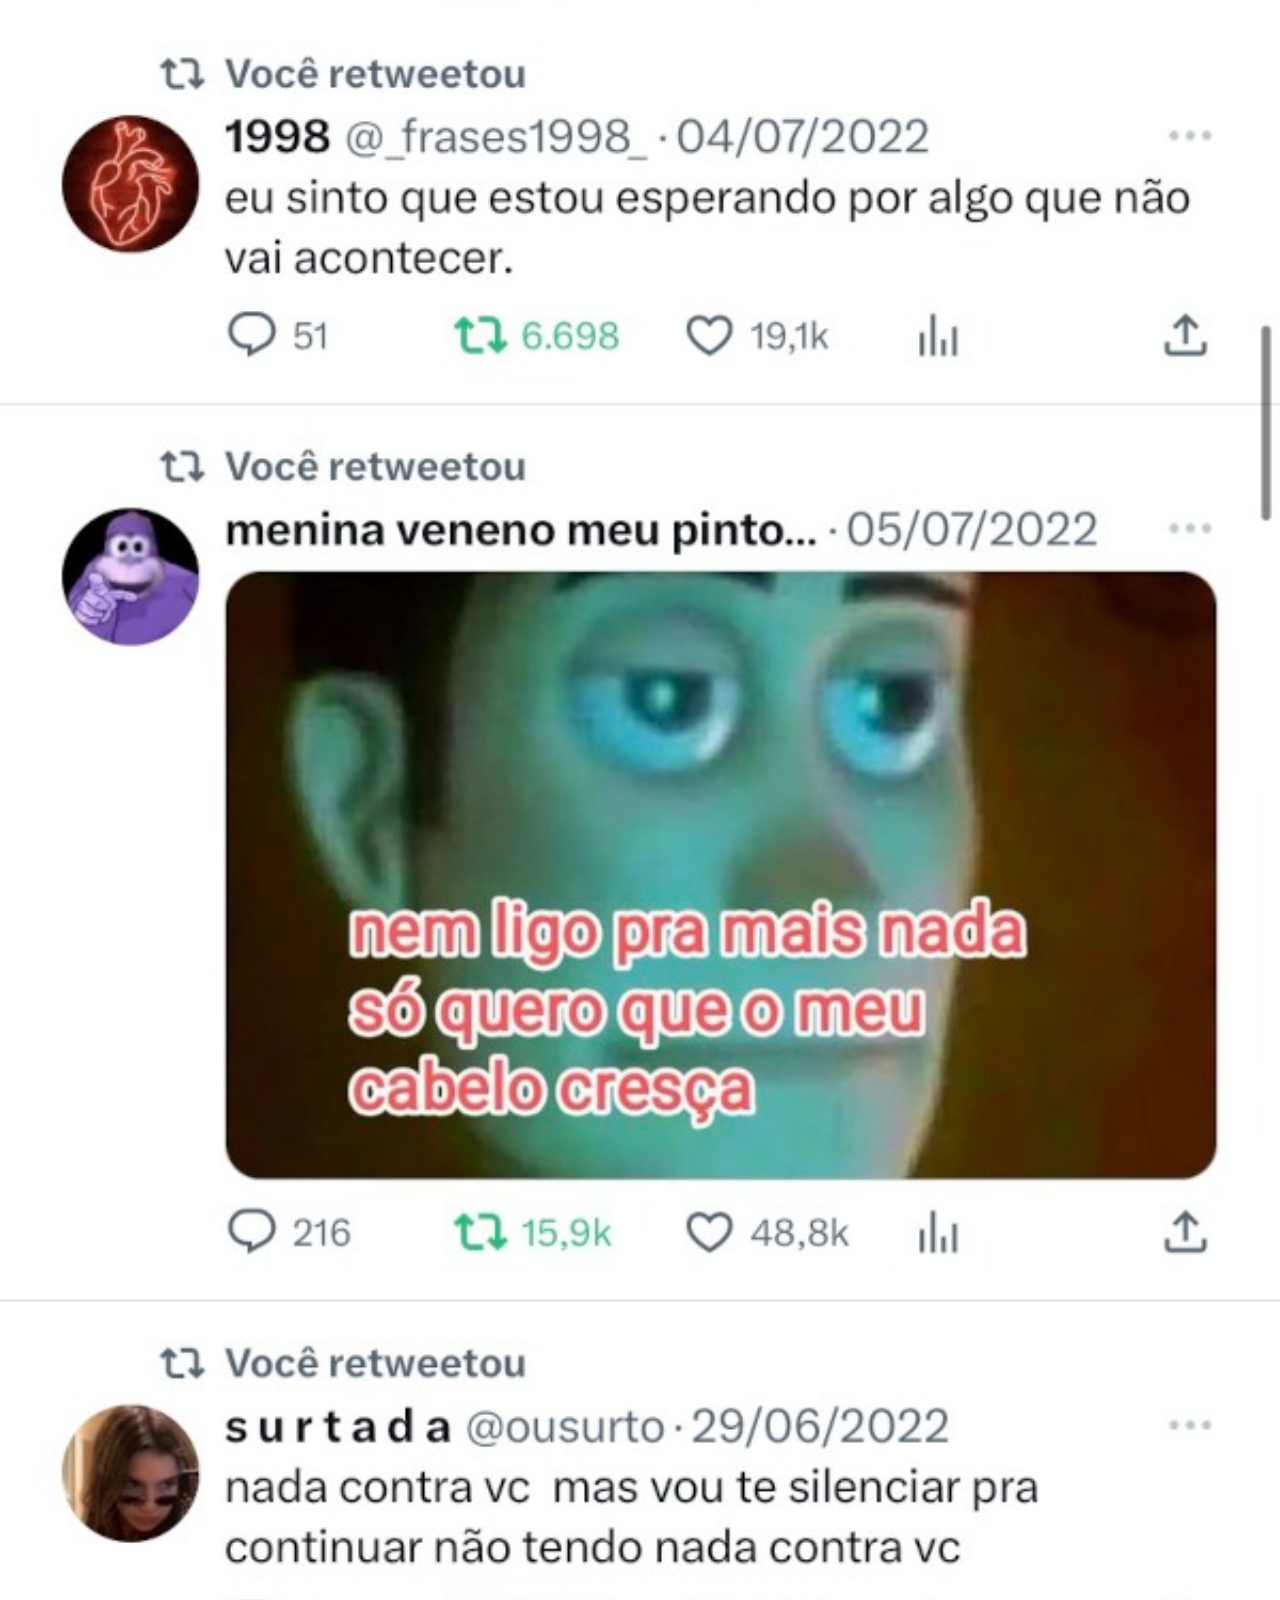
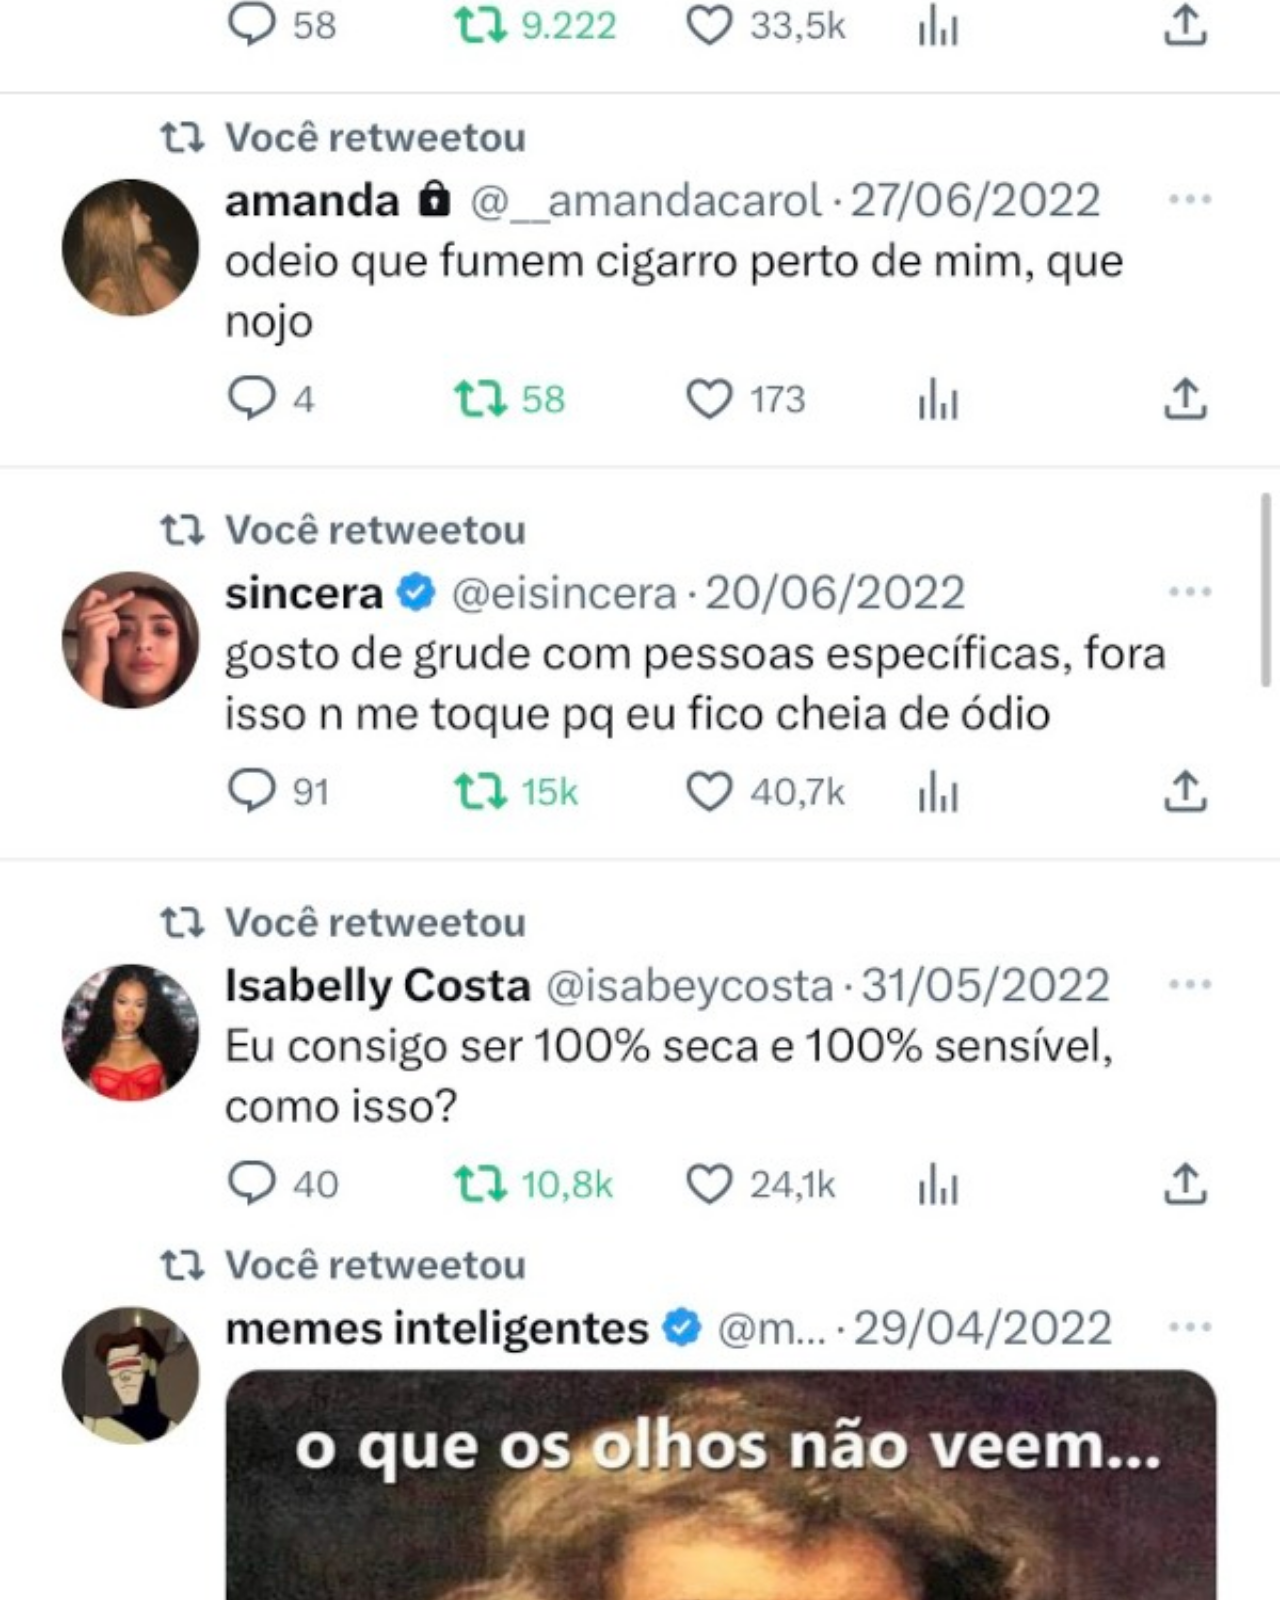
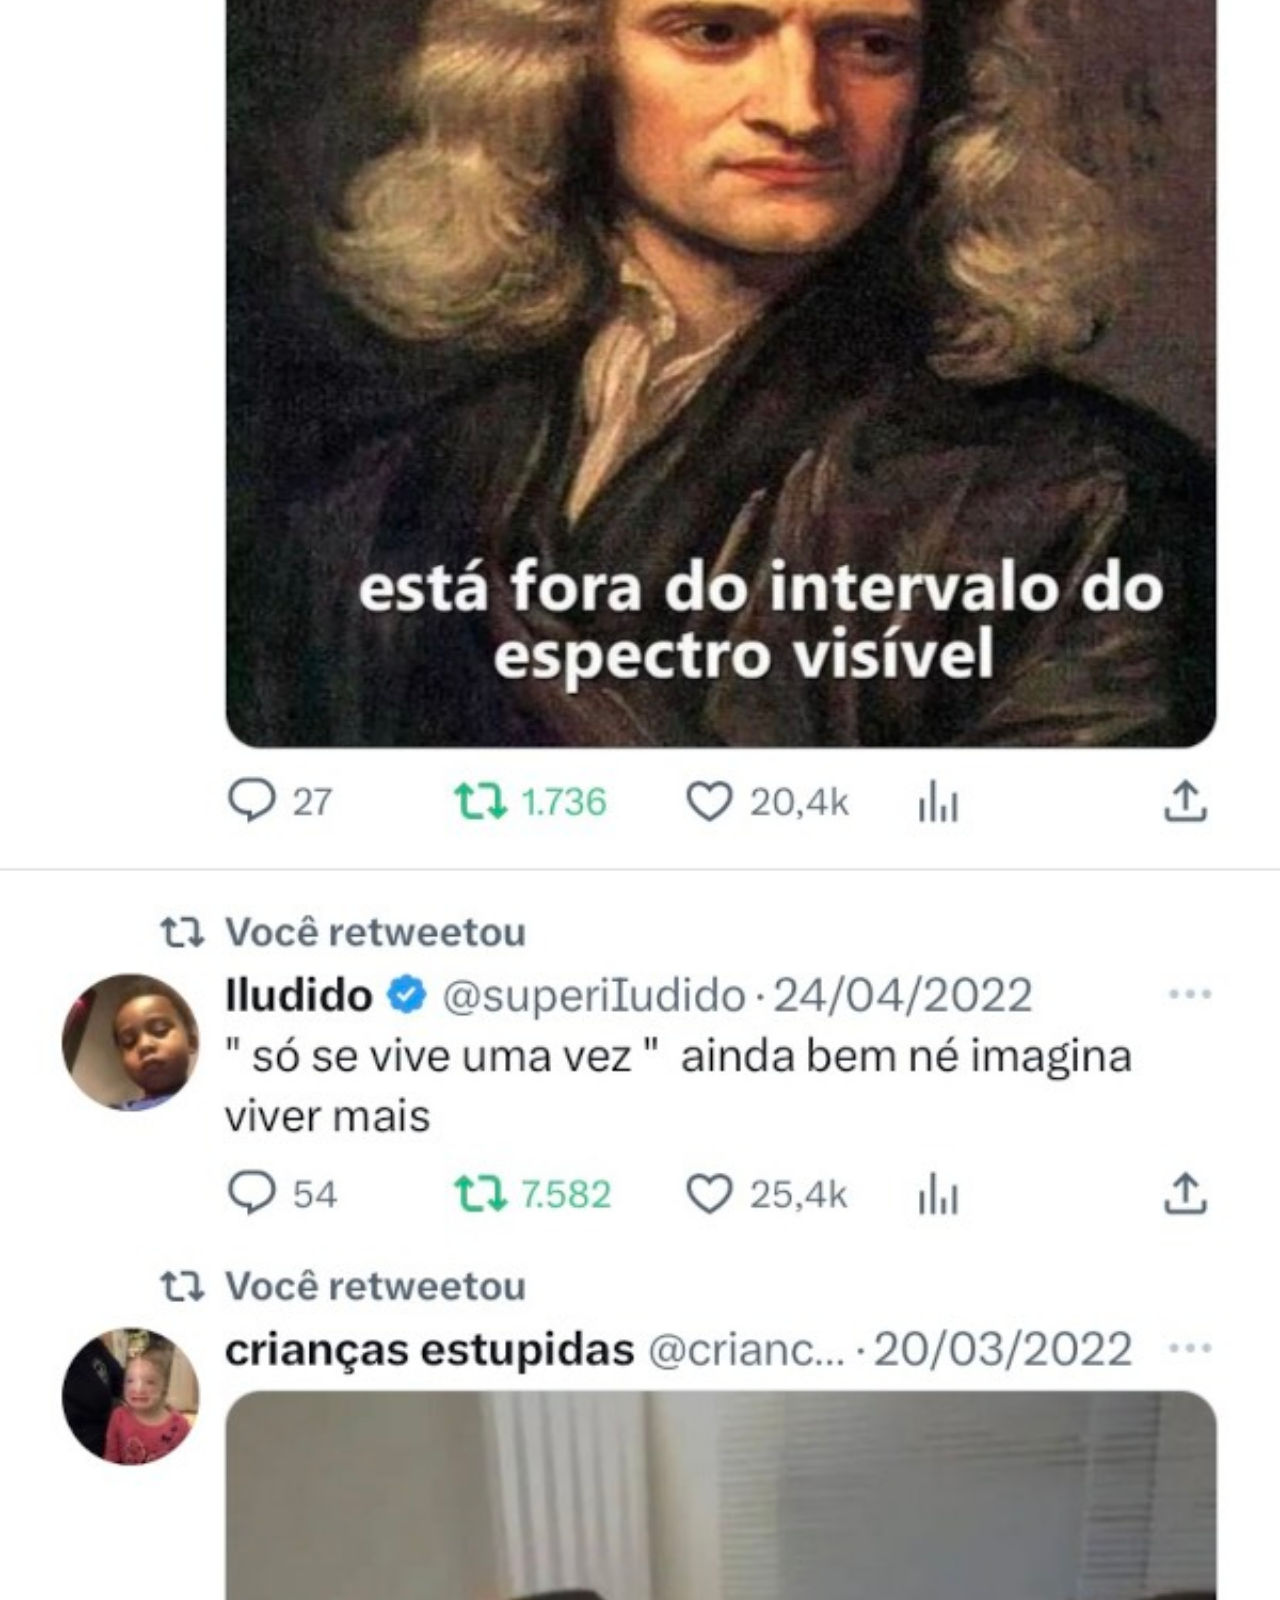
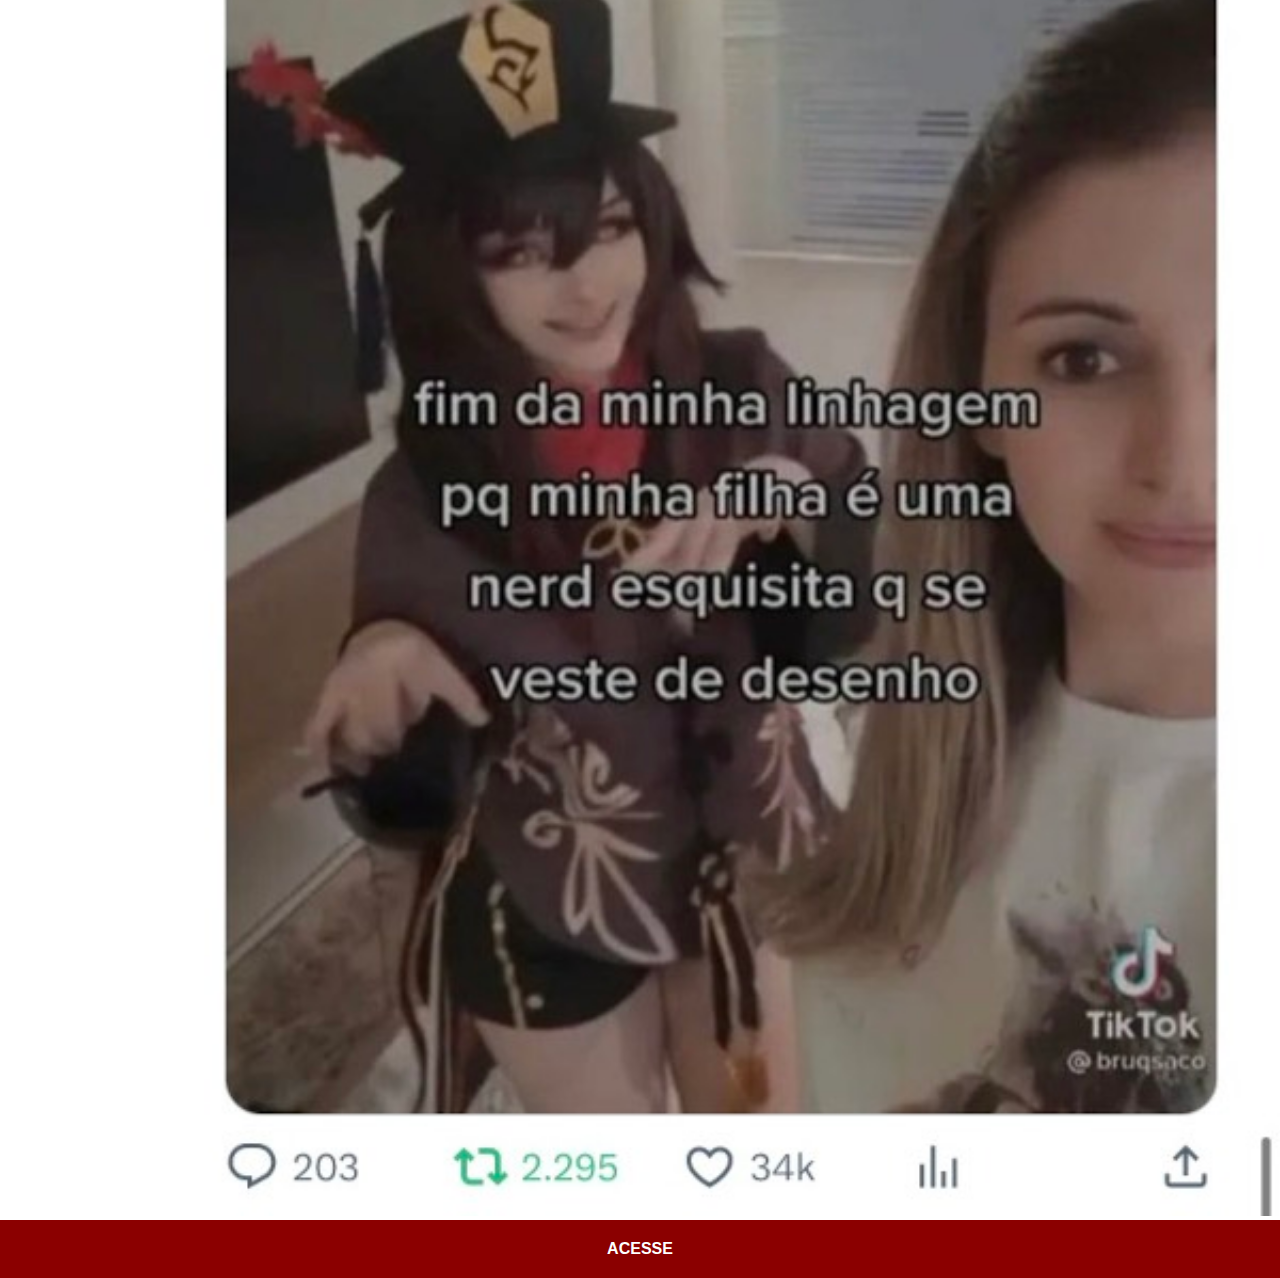
<file: twitter.html>
<!DOCTYPE html>
<html lang="pt-br">

<head>
    <meta charset="UTF-8">
    <meta http-equiv="X-UA-Compatible" content="IE=edge">
    <meta name="viewport" content="width=device-width, initial-scale=1.0">
    <link rel="stylesheet" href="estilos/social.css">
    <title>Twitter</title>
</head>

<body>
    <img src="imagens/telas/tela-twitter.jpg" alt="Twitter">
    <a href="https://twitter.com/carlacarolinx" target="_blank">ACESSE</a>
</body>

</html>
</file>
<file: estilos/social.css>
@charset "UTF-8";

* {
    margin: 0px;
    padding: 0px;
    font-family: Arial, Helvetica, sans-serif;
}

::-webkit-scrollbar {
    width: 0px;
    height: 0px;
}

img {
    width: 100vw;
}

a {
    display: block;
    background-color: darkred;
    color: white;
    padding: 20px;
    text-align: center;
    font-weight: bolder;
    text-decoration: none;
}

a:hover {
    background-color: red;
}
</file>
